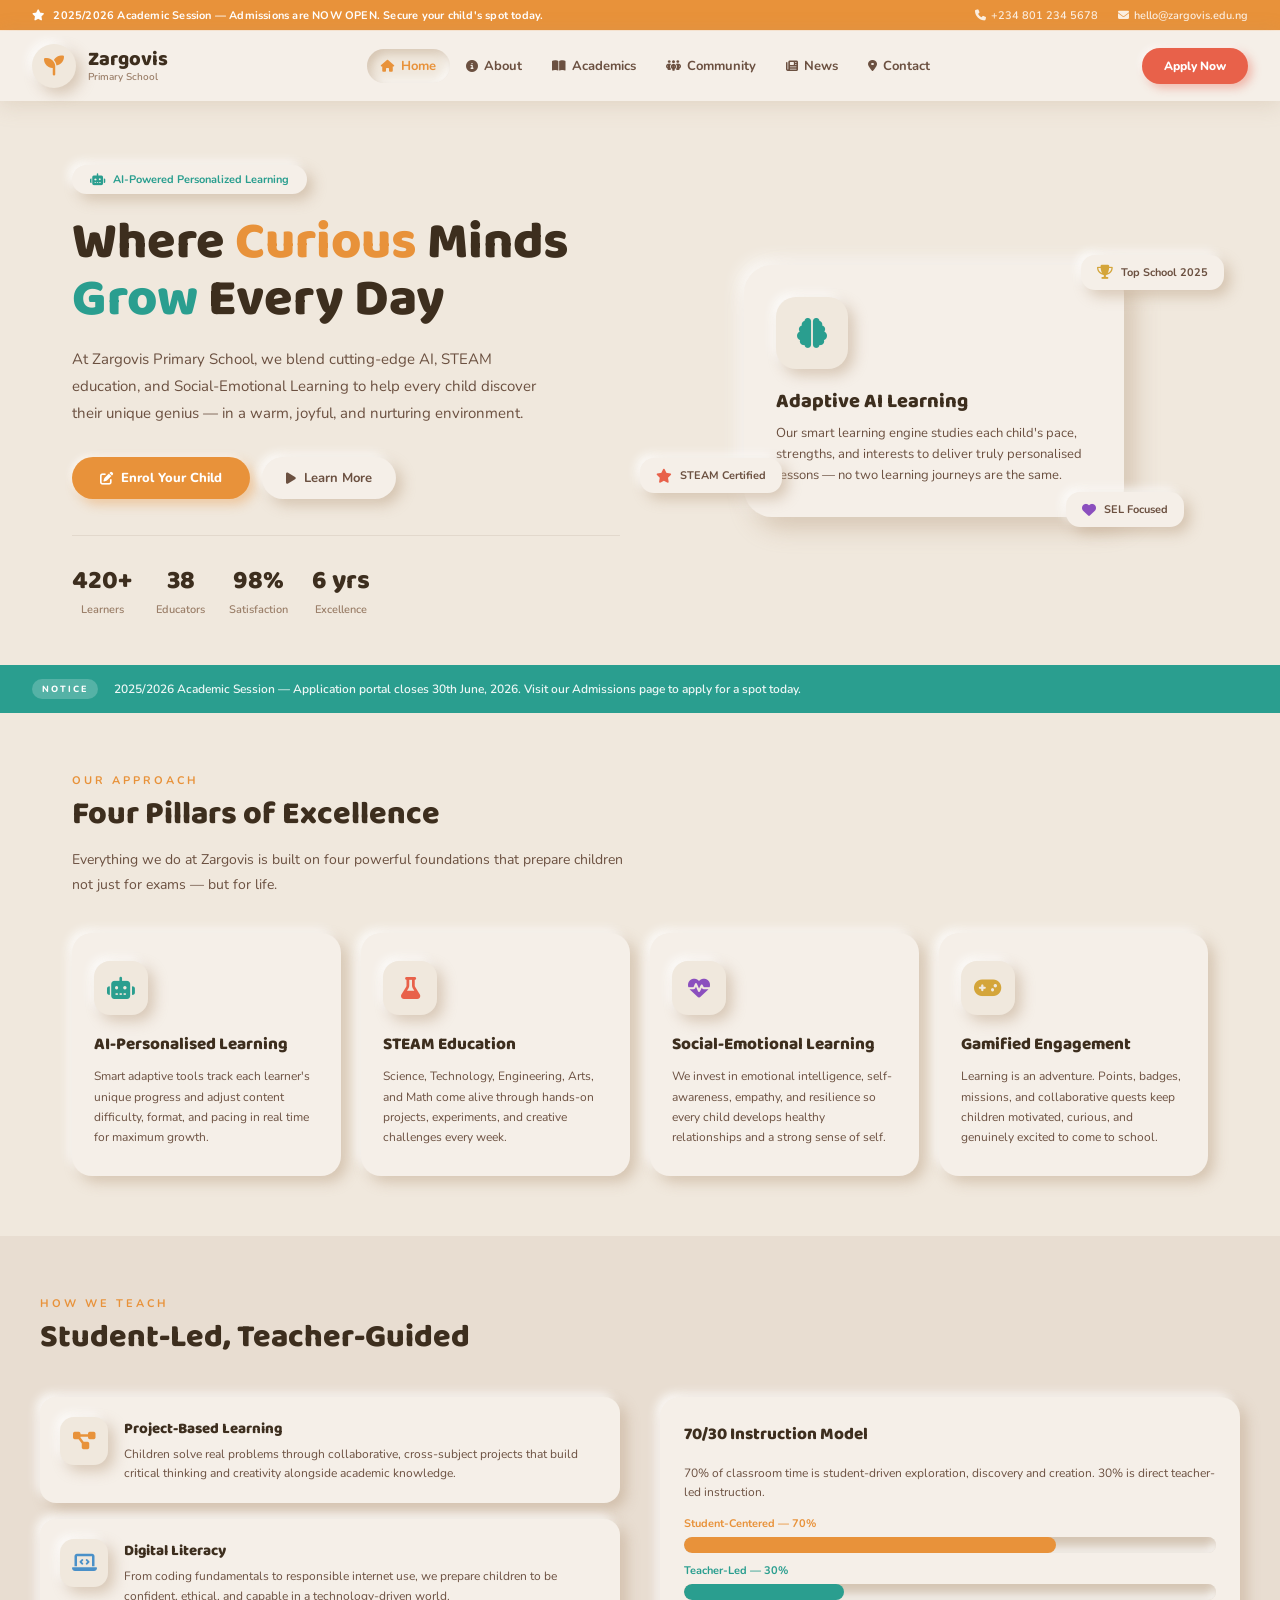
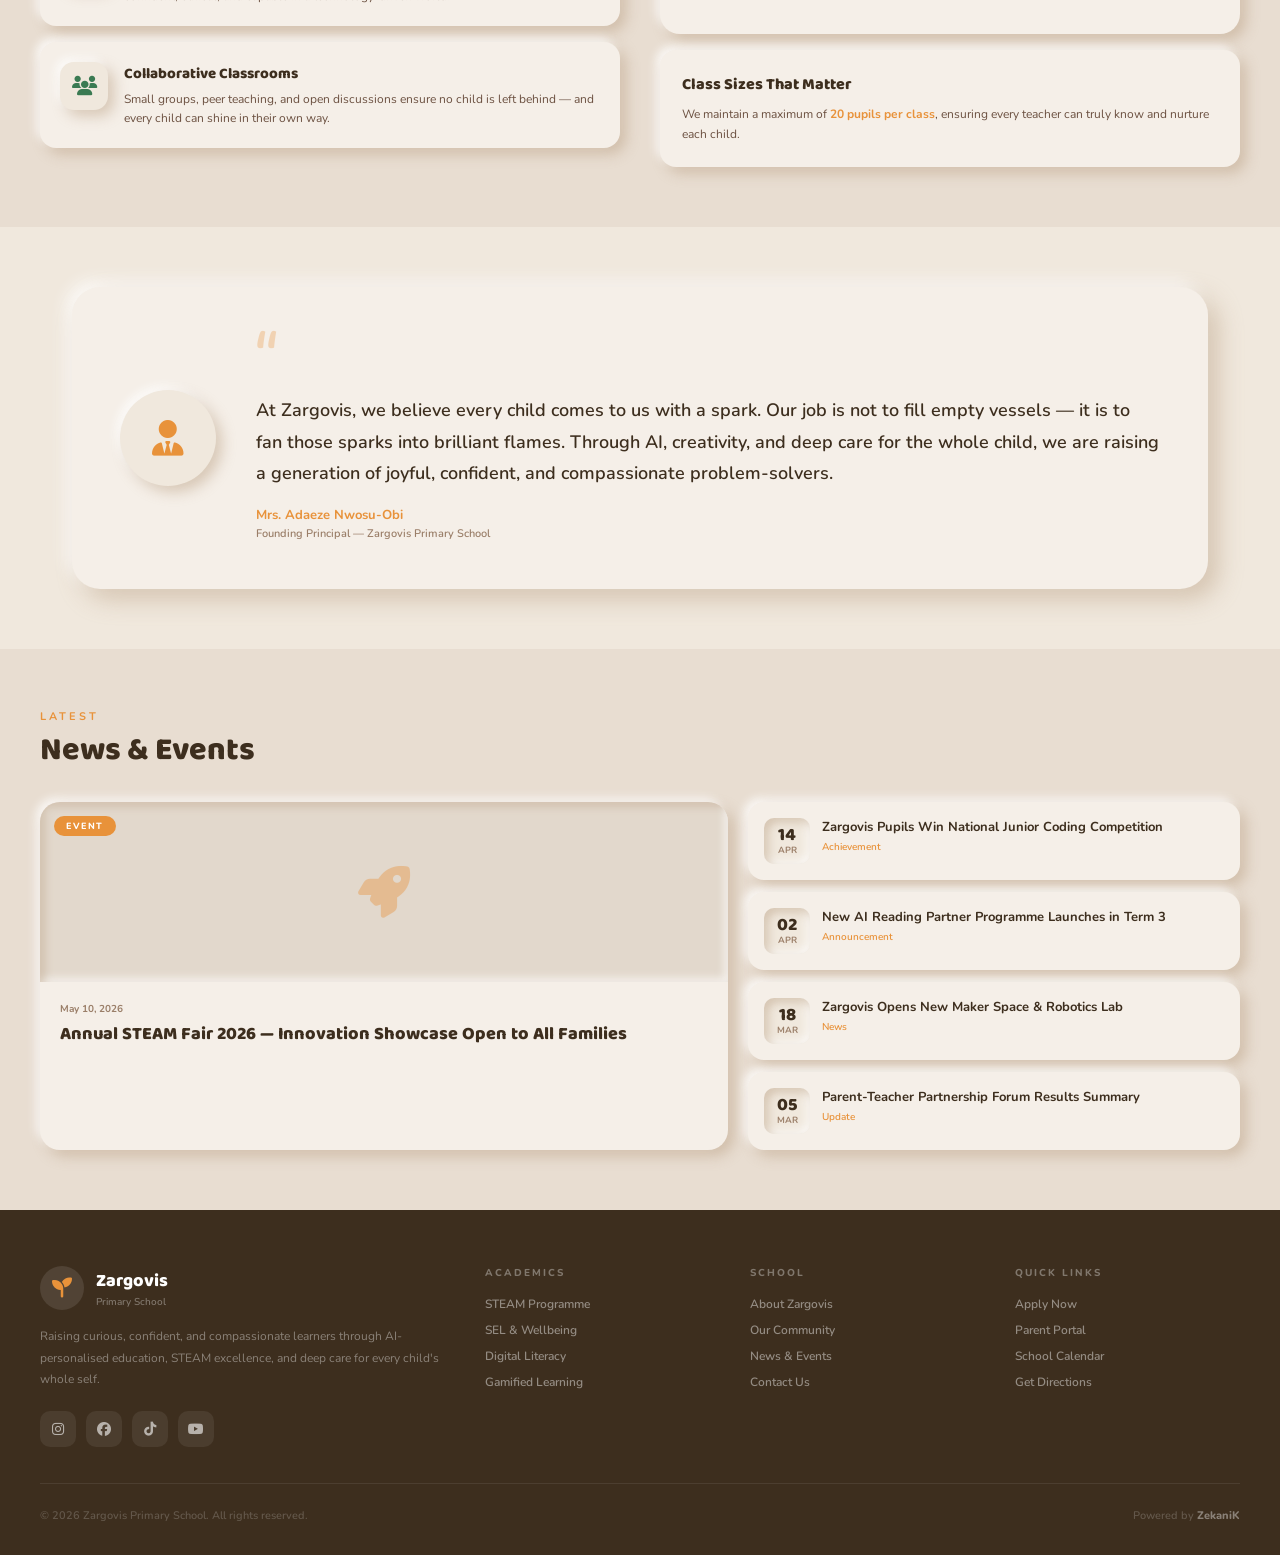
<file: index (6).html>
<!DOCTYPE html>
<html lang="en">
<head>
<meta charset="UTF-8"/>
<meta name="viewport" content="width=device-width, initial-scale=1.0"/>
<title>Zargovis Primary School — Where Every Child Thrives</title>
<link rel="preconnect" href="https://fonts.googleapis.com">
<link href="https://fonts.googleapis.com/css2?family=Nunito:wght@400;500;600;700;800;900&family=Baloo+2:wght@400;500;600;700;800&display=swap" rel="stylesheet">
<link rel="stylesheet" href="https://cdnjs.cloudflare.com/ajax/libs/font-awesome/6.5.0/css/all.min.css">

<style>
:root {
  --bg: #f0e8dd;
  --bg-deep: #e8ddd1;
  --surface: #f5efe8;
  --sunken: #e2d8cc;
  --shadow-light: rgba(255,255,255,0.85);
  --shadow-dark: rgba(180,150,120,0.45);

  --amber: #E8923A;
  --amber-dark: #c9771f;
  --coral: #E8614A;
  --coral-light: #f0836c;
  --teal: #2A9E8F;
  --teal-light: #3db8a8;
  --gold: #D4A53A;
  --gold-light: #e8c060;
  --sky: #4A90C8;
  --sky-light: #6aaee0;
  --plum: #8B4FBE;
  --plum-light: #a86ed4;
  --forest: #3A7A52;
  --forest-light: #52a870;

  --text: #3D2E1E;
  --text-med: #6B5040;
  --text-light: #9A7E68;

  --neu-radius: 16px;
  --neu-sm: 10px;
  --neu-lg: 24px;
  --nav-h: 70px;

  /* Neumorphism mixin values */
  --neu-out: 6px 6px 14px var(--shadow-dark), -4px -4px 10px var(--shadow-light);
  --neu-in: inset 4px 4px 10px var(--shadow-dark), inset -3px -3px 8px var(--shadow-light);
  --neu-out-lg: 10px 10px 24px var(--shadow-dark), -6px -6px 16px var(--shadow-light);
  --neu-press: inset 5px 5px 12px var(--shadow-dark), inset -3px -3px 8px var(--shadow-light);
}

*, *::before, *::after { box-sizing: border-box; margin: 0; padding: 0; }

html { scroll-behavior: smooth; }

body {
  font-family: 'Nunito', sans-serif;
  background: var(--bg);
  color: var(--text);
  overflow-x: hidden;
  min-height: 100vh;
}

/* ═══════════════════════════════════
   UTILITY
═══════════════════════════════════ */
.neu-card {
  background: var(--surface);
  border-radius: var(--neu-radius);
  box-shadow: var(--neu-out);
}
.neu-inset {
  background: var(--sunken);
  border-radius: var(--neu-sm);
  box-shadow: var(--neu-in);
}
.eyebrow {
  font-size: 11px;
  font-weight: 700;
  letter-spacing: 3px;
  text-transform: uppercase;
  color: var(--amber);
  margin-bottom: 8px;
}
.section-title {
  font-family: 'Baloo 2', cursive;
  font-size: 32px;
  font-weight: 800;
  color: var(--text);
  line-height: 1.2;
  margin-bottom: 12px;
}
.section-sub {
  font-size: 14px;
  color: var(--text-med);
  line-height: 1.8;
  max-width: 560px;
}
.btn-primary {
  display: inline-flex;
  align-items: center;
  gap: 8px;
  background: var(--amber);
  color: #fff;
  border: none;
  border-radius: 50px;
  padding: 12px 28px;
  font-family: 'Nunito', sans-serif;
  font-size: 13px;
  font-weight: 800;
  cursor: pointer;
  box-shadow: 5px 5px 12px rgba(232,146,58,0.4), -2px -2px 6px rgba(255,255,255,0.7);
  transition: all 0.2s;
  text-decoration: none;
}
.btn-primary:hover { background: var(--amber-dark); transform: translateY(-1px); box-shadow: 7px 7px 18px rgba(232,146,58,0.45), -3px -3px 8px rgba(255,255,255,0.7); }
.btn-primary:active { transform: translateY(0); box-shadow: var(--neu-press); }

.btn-ghost {
  display: inline-flex;
  align-items: center;
  gap: 8px;
  background: var(--surface);
  color: var(--text-med);
  border: none;
  border-radius: 50px;
  padding: 11px 24px;
  font-family: 'Nunito', sans-serif;
  font-size: 13px;
  font-weight: 700;
  cursor: pointer;
  box-shadow: var(--neu-out);
  transition: all 0.2s;
  text-decoration: none;
}
.btn-ghost:hover { color: var(--amber); transform: translateY(-1px); }
.btn-ghost:active { box-shadow: var(--neu-press); transform: translateY(0); }

/* ═══════════════════════════════════
   TOP BAR
═══════════════════════════════════ */
.top-bar {
  background: var(--amber);
  padding: 8px 32px;
  display: flex;
  align-items: center;
  justify-content: space-between;
  gap: 16px;
}
.top-bar-text {
  font-size: 11px;
  font-weight: 700;
  color: #fff;
  letter-spacing: 0.2px;
}
.top-bar-links {
  display: flex;
  align-items: center;
  gap: 20px;
}
.top-bar-links a {
  font-size: 11px;
  color: rgba(255,255,255,0.85);
  text-decoration: none;
  font-weight: 600;
  transition: color 0.2s;
  display: flex;
  align-items: center;
  gap: 5px;
}
.top-bar-links a:hover { color: #fff; }

/* ═══════════════════════════════════
   NAV
═══════════════════════════════════ */
.nav {
  background: var(--surface);
  height: var(--nav-h);
  padding: 0 32px;
  display: flex;
  align-items: center;
  justify-content: space-between;
  position: sticky;
  top: 0;
  z-index: 100;
  box-shadow: 0 4px 20px rgba(180,150,120,0.25), 0 -1px 0 rgba(255,255,255,0.8);
}

.nav-logo {
  display: flex;
  align-items: center;
  gap: 12px;
  cursor: pointer;
}
.nav-emblem {
  width: 44px;
  height: 44px;
  border-radius: 50%;
  background: var(--bg);
  box-shadow: var(--neu-out);
  display: flex;
  align-items: center;
  justify-content: center;
  flex-shrink: 0;
}
.nav-emblem i {
  color: var(--amber);
  font-size: 20px;
}
.nav-name {
  font-family: 'Baloo 2', cursive;
  font-size: 20px;
  font-weight: 800;
  color: var(--text);
  line-height: 1;
}
.nav-tagline {
  font-size: 10px;
  font-weight: 600;
  color: var(--text-light);
  margin-top: 1px;
}

.nav-links {
  display: flex;
  align-items: center;
  gap: 2px;
}
.nav-link {
  background: transparent;
  border: none;
  font-family: 'Nunito', sans-serif;
  font-size: 13px;
  font-weight: 700;
  color: var(--text-med);
  padding: 8px 14px;
  border-radius: 50px;
  cursor: pointer;
  transition: all 0.2s;
  display: flex;
  align-items: center;
  gap: 6px;
}
.nav-link:hover {
  background: var(--bg);
  color: var(--amber);
  box-shadow: var(--neu-out);
}
.nav-link.active {
  background: var(--bg);
  color: var(--amber);
  box-shadow: var(--neu-in);
}
.nav-link i { font-size: 12px; }

.nav-right {
  display: flex;
  align-items: center;
  gap: 10px;
}
.nav-enroll {
  background: var(--coral);
  color: #fff;
  border: none;
  border-radius: 50px;
  padding: 10px 22px;
  font-family: 'Nunito', sans-serif;
  font-size: 12px;
  font-weight: 800;
  cursor: pointer;
  box-shadow: 4px 4px 10px rgba(232,97,74,0.4), -2px -2px 6px rgba(255,255,255,0.7);
  transition: all 0.2s;
}
.nav-enroll:hover { background: var(--coral-light); transform: translateY(-1px); }

.nav-hamburger {
  display: none;
  flex-direction: column;
  gap: 5px;
  background: var(--bg);
  border: none;
  border-radius: var(--neu-sm);
  padding: 10px;
  cursor: pointer;
  box-shadow: var(--neu-out);
}
.hb-line { width: 20px; height: 2px; background: var(--text-med); border-radius: 2px; transition: all 0.3s; }
.nav-hamburger.open .hb-line:nth-child(1) { transform: translateY(7px) rotate(45deg); }
.nav-hamburger.open .hb-line:nth-child(2) { opacity: 0; }
.nav-hamburger.open .hb-line:nth-child(3) { transform: translateY(-7px) rotate(-45deg); }

.mobile-drawer {
  display: none;
  position: fixed;
  top: calc(var(--nav-h) + 36px);
  left: 0; right: 0;
  background: var(--surface);
  z-index: 99;
  padding: 16px 24px 24px;
  box-shadow: 0 12px 32px rgba(180,150,120,0.3);
  transform: translateY(-110%);
  transition: transform 0.3s ease;
}
.mobile-drawer.open { transform: translateY(0); }
.drawer-link {
  display: flex;
  align-items: center;
  gap: 10px;
  padding: 14px 16px;
  border-radius: var(--neu-sm);
  font-size: 14px;
  font-weight: 700;
  color: var(--text-med);
  cursor: pointer;
  border: none;
  background: transparent;
  font-family: 'Nunito', sans-serif;
  width: 100%;
  text-align: left;
  transition: all 0.2s;
}
.drawer-link:hover, .drawer-link.active { background: var(--bg); color: var(--amber); box-shadow: var(--neu-in); }
.drawer-link i { font-size: 14px; width: 20px; text-align: center; }

/* ═══════════════════════════════════
   PAGES
═══════════════════════════════════ */
.page { display: none; animation: pageIn 0.4s ease; }
.page.active { display: block; }
@keyframes pageIn { from { opacity: 0; transform: translateY(12px); } to { opacity: 1; transform: translateY(0); } }

/* ═══════════════════════════════════
   HOME PAGE
═══════════════════════════════════ */
.hero {
  padding: 64px 32px 48px;
  display: grid;
  grid-template-columns: 1fr 1fr;
  gap: 40px;
  align-items: center;
  max-width: 1200px;
  margin: 0 auto;
}
.hero-badge {
  display: inline-flex;
  align-items: center;
  gap: 8px;
  background: var(--surface);
  border-radius: 50px;
  padding: 7px 18px;
  font-size: 11px;
  font-weight: 700;
  color: var(--teal);
  box-shadow: var(--neu-out);
  margin-bottom: 20px;
}
.hero-badge i { font-size: 12px; }

.hero-title {
  font-family: 'Baloo 2', cursive;
  font-size: 52px;
  font-weight: 900;
  color: var(--text);
  line-height: 1.1;
  margin-bottom: 18px;
}
.hero-title .accent { color: var(--amber); }
.hero-title .accent2 { color: var(--teal); }

.hero-sub {
  font-size: 15px;
  color: var(--text-med);
  line-height: 1.8;
  margin-bottom: 30px;
  max-width: 480px;
}
.hero-actions {
  display: flex;
  gap: 12px;
  flex-wrap: wrap;
}
.hero-stats {
  display: flex;
  gap: 24px;
  margin-top: 36px;
  padding-top: 24px;
  border-top: 1px solid var(--sunken);
}
.hstat {
  text-align: center;
}
.hstat-n {
  font-family: 'Baloo 2', cursive;
  font-size: 26px;
  font-weight: 800;
  color: var(--text);
}
.hstat-l {
  font-size: 11px;
  color: var(--text-light);
  font-weight: 600;
}

.hero-visual {
  position: relative;
  display: flex;
  align-items: center;
  justify-content: center;
}
.hero-main-card {
  background: var(--surface);
  border-radius: 28px;
  box-shadow: var(--neu-out-lg);
  padding: 32px;
  width: 100%;
  max-width: 380px;
  position: relative;
}
.hero-card-icon {
  width: 72px;
  height: 72px;
  border-radius: 20px;
  background: var(--bg);
  box-shadow: var(--neu-out);
  display: flex;
  align-items: center;
  justify-content: center;
  font-size: 30px;
  margin-bottom: 16px;
}
.hero-card-title {
  font-family: 'Baloo 2', cursive;
  font-size: 20px;
  font-weight: 800;
  color: var(--text);
  margin-bottom: 6px;
}
.hero-card-sub { font-size: 13px; color: var(--text-med); line-height: 1.6; }

.float-chip {
  position: absolute;
  background: var(--surface);
  border-radius: 14px;
  box-shadow: var(--neu-out);
  padding: 10px 16px;
  display: flex;
  align-items: center;
  gap: 8px;
  font-size: 11px;
  font-weight: 700;
  color: var(--text-med);
  animation: floatBob 3s ease-in-out infinite;
}
.float-chip i { font-size: 14px; }
.float-chip:nth-child(2) { top: -12px; right: -20px; animation-delay: 0.5s; }
.float-chip:nth-child(3) { bottom: 20px; left: -24px; animation-delay: 1.2s; }
.float-chip:nth-child(4) { bottom: -12px; right: 20px; animation-delay: 0.8s; }
@keyframes floatBob { 0%,100%{transform:translateY(0);} 50%{transform:translateY(-6px);} }

/* PILLARS */
.pillars-section {
  padding: 60px 32px;
  max-width: 1200px;
  margin: 0 auto;
}
.pillars-grid {
  display: grid;
  grid-template-columns: repeat(4, 1fr);
  gap: 20px;
  margin-top: 36px;
}
.pillar-card {
  background: var(--surface);
  border-radius: 20px;
  box-shadow: var(--neu-out);
  padding: 28px 22px;
  transition: all 0.3s;
  cursor: default;
}
.pillar-card:hover {
  transform: translateY(-4px);
  box-shadow: var(--neu-out-lg);
}
.pillar-icon {
  width: 54px;
  height: 54px;
  border-radius: 16px;
  background: var(--bg);
  box-shadow: var(--neu-out);
  display: flex;
  align-items: center;
  justify-content: center;
  font-size: 22px;
  margin-bottom: 16px;
}
.pillar-title {
  font-family: 'Baloo 2', cursive;
  font-size: 17px;
  font-weight: 800;
  color: var(--text);
  margin-bottom: 8px;
}
.pillar-desc { font-size: 12px; color: var(--text-med); line-height: 1.7; }

/* ANNOUNCEMENT BAND */
.ann-band {
  background: var(--teal);
  padding: 14px 32px;
  display: flex;
  align-items: center;
  gap: 16px;
  overflow: hidden;
}
.ann-label {
  font-size: 9px;
  font-weight: 800;
  background: rgba(255,255,255,0.2);
  color: #fff;
  padding: 4px 10px;
  border-radius: 50px;
  letter-spacing: 2px;
  text-transform: uppercase;
  flex-shrink: 0;
}
.ann-text {
  font-size: 12px;
  font-weight: 600;
  color: rgba(255,255,255,0.92);
  white-space: nowrap;
  overflow: hidden;
  text-overflow: ellipsis;
}

/* LEARNING APPROACH */
.approach-section {
  padding: 60px 32px;
  background: var(--bg-deep);
}
.approach-inner {
  max-width: 1200px;
  margin: 0 auto;
}
.approach-grid {
  display: grid;
  grid-template-columns: 1fr 1fr;
  gap: 40px;
  margin-top: 40px;
  align-items: start;
}
.approach-items {
  display: flex;
  flex-direction: column;
  gap: 16px;
}
.approach-item {
  background: var(--surface);
  border-radius: var(--neu-radius);
  box-shadow: var(--neu-out);
  padding: 20px;
  display: flex;
  gap: 16px;
  align-items: flex-start;
  transition: all 0.25s;
}
.approach-item:hover { transform: translateX(4px); }
.ai-icon-wrap {
  width: 48px;
  height: 48px;
  border-radius: 14px;
  background: var(--bg);
  box-shadow: var(--neu-out);
  display: flex;
  align-items: center;
  justify-content: center;
  font-size: 20px;
  flex-shrink: 0;
}
.ai-title {
  font-family: 'Baloo 2', cursive;
  font-size: 15px;
  font-weight: 800;
  color: var(--text);
  margin-bottom: 4px;
}
.ai-desc { font-size: 12px; color: var(--text-med); line-height: 1.6; }

.approach-visual-stack {
  display: flex;
  flex-direction: column;
  gap: 16px;
}
.ratio-card {
  background: var(--surface);
  border-radius: 20px;
  box-shadow: var(--neu-out);
  padding: 24px;
}
.ratio-title {
  font-family: 'Baloo 2', cursive;
  font-size: 17px;
  font-weight: 800;
  color: var(--text);
  margin-bottom: 16px;
}
.ratio-bar-wrap {
  background: var(--sunken);
  border-radius: 50px;
  box-shadow: var(--neu-in);
  height: 16px;
  overflow: hidden;
  margin-bottom: 10px;
}
.ratio-bar-fill {
  height: 100%;
  border-radius: 50px;
  background: var(--amber);
  transition: width 1.5s ease;
}
.ratio-labels {
  display: flex;
  justify-content: space-between;
  font-size: 11px;
  font-weight: 700;
}

/* PRINCIPAL QUOTE */
.principal-section {
  padding: 60px 32px;
  max-width: 1200px;
  margin: 0 auto;
}
.principal-card {
  background: var(--surface);
  border-radius: 28px;
  box-shadow: var(--neu-out-lg);
  padding: 48px;
  display: flex;
  gap: 40px;
  align-items: center;
}
.principal-avatar {
  width: 96px;
  height: 96px;
  border-radius: 50%;
  background: var(--bg);
  box-shadow: var(--neu-out);
  display: flex;
  align-items: center;
  justify-content: center;
  font-size: 36px;
  flex-shrink: 0;
}
.quote-mark {
  font-family: 'Baloo 2', cursive;
  font-size: 80px;
  color: var(--amber);
  opacity: 0.3;
  line-height: 0.6;
  margin-bottom: 12px;
}
.quote-text {
  font-size: 18px;
  color: var(--text);
  line-height: 1.75;
  font-weight: 600;
  margin-bottom: 16px;
}
.quote-attr { font-size: 13px; font-weight: 700; color: var(--amber); }
.quote-role { font-size: 11px; color: var(--text-light); font-weight: 600; margin-top: 2px; }

/* NEWS SECTION */
.news-section {
  padding: 60px 32px;
  background: var(--bg-deep);
}
.news-inner {
  max-width: 1200px;
  margin: 0 auto;
}
.news-grid {
  display: grid;
  grid-template-columns: 1.4fr 1fr;
  gap: 20px;
  margin-top: 32px;
}
.news-feature {
  background: var(--surface);
  border-radius: 20px;
  box-shadow: var(--neu-out);
  overflow: hidden;
  cursor: pointer;
  transition: all 0.25s;
}
.news-feature:hover { transform: translateY(-3px); box-shadow: var(--neu-out-lg); }
.news-feature-img {
  height: 180px;
  background: var(--sunken);
  box-shadow: var(--neu-in);
  display: flex;
  align-items: center;
  justify-content: center;
  position: relative;
  overflow: hidden;
}
.news-cat-badge {
  position: absolute;
  top: 14px;
  left: 14px;
  background: var(--amber);
  color: #fff;
  font-size: 9px;
  font-weight: 800;
  letter-spacing: 1.5px;
  text-transform: uppercase;
  padding: 4px 12px;
  border-radius: 50px;
}
.news-feature-body { padding: 20px; }
.news-date { font-size: 10px; font-weight: 700; color: var(--text-light); margin-bottom: 6px; }
.news-title { font-family: 'Baloo 2', cursive; font-size: 18px; font-weight: 800; color: var(--text); line-height: 1.35; }

.news-list { display: flex; flex-direction: column; gap: 12px; }
.news-item {
  background: var(--surface);
  border-radius: var(--neu-radius);
  box-shadow: var(--neu-out);
  padding: 16px;
  display: flex;
  gap: 12px;
  align-items: flex-start;
  cursor: pointer;
  transition: all 0.2s;
}
.news-item:hover { transform: translateX(3px); }
.news-date-pill {
  background: var(--bg);
  box-shadow: var(--neu-in);
  border-radius: 10px;
  padding: 8px 10px;
  text-align: center;
  flex-shrink: 0;
  min-width: 46px;
}
.news-day { font-family: 'Baloo 2', cursive; font-size: 18px; font-weight: 800; color: var(--text); line-height: 1; }
.news-mon { font-size: 9px; font-weight: 700; color: var(--text-light); text-transform: uppercase; }
.news-item-title { font-size: 13px; font-weight: 700; color: var(--text); line-height: 1.45; }
.news-item-cat { font-size: 10px; font-weight: 600; color: var(--amber); margin-top: 3px; }

/* ═══════════════════════════════════
   ABOUT PAGE
═══════════════════════════════════ */
.page-hero {
  padding: 64px 32px 48px;
  max-width: 1200px;
  margin: 0 auto;
}
.page-hero-card {
  background: var(--surface);
  border-radius: 28px;
  box-shadow: var(--neu-out-lg);
  padding: 56px;
  display: grid;
  grid-template-columns: 1fr 1fr;
  gap: 48px;
  align-items: center;
}
.about-icon-hero {
  width: 90px;
  height: 90px;
  border-radius: 28px;
  background: var(--bg);
  box-shadow: var(--neu-out);
  display: flex;
  align-items: center;
  justify-content: center;
  font-size: 40px;
  margin-bottom: 20px;
}
.about-title {
  font-family: 'Baloo 2', cursive;
  font-size: 42px;
  font-weight: 900;
  color: var(--text);
  line-height: 1.15;
  margin-bottom: 16px;
}
.about-title span { color: var(--amber); }
.about-body { font-size: 14px; color: var(--text-med); line-height: 1.85; }

.values-section {
  padding: 48px 32px;
  background: var(--bg-deep);
}
.values-inner { max-width: 1200px; margin: 0 auto; }
.values-grid {
  display: grid;
  grid-template-columns: repeat(3, 1fr);
  gap: 20px;
  margin-top: 32px;
}
.value-card {
  background: var(--surface);
  border-radius: 20px;
  box-shadow: var(--neu-out);
  padding: 28px;
  transition: all 0.25s;
}
.value-card:hover { transform: translateY(-3px); box-shadow: var(--neu-out-lg); }
.value-icon {
  width: 52px;
  height: 52px;
  border-radius: 16px;
  background: var(--bg);
  box-shadow: var(--neu-out);
  display: flex;
  align-items: center;
  justify-content: center;
  font-size: 22px;
  margin-bottom: 14px;
}
.value-title {
  font-family: 'Baloo 2', cursive;
  font-size: 17px;
  font-weight: 800;
  color: var(--text);
  margin-bottom: 8px;
}
.value-desc { font-size: 12px; color: var(--text-med); line-height: 1.7; }

.team-section {
  padding: 60px 32px;
  max-width: 1200px;
  margin: 0 auto;
}
.team-grid {
  display: grid;
  grid-template-columns: repeat(4, 1fr);
  gap: 20px;
  margin-top: 32px;
}
.team-card {
  background: var(--surface);
  border-radius: 20px;
  box-shadow: var(--neu-out);
  padding: 24px;
  text-align: center;
  transition: all 0.25s;
}
.team-card:hover { transform: translateY(-3px); box-shadow: var(--neu-out-lg); }
.team-avatar {
  width: 72px;
  height: 72px;
  border-radius: 50%;
  background: var(--bg);
  box-shadow: var(--neu-out);
  margin: 0 auto 14px;
  display: flex;
  align-items: center;
  justify-content: center;
  font-size: 28px;
}
.team-name {
  font-family: 'Baloo 2', cursive;
  font-size: 15px;
  font-weight: 800;
  color: var(--text);
  margin-bottom: 3px;
}
.team-role { font-size: 11px; color: var(--amber); font-weight: 700; }

/* ═══════════════════════════════════
   ACADEMICS PAGE
═══════════════════════════════════ */
.acad-hero-section {
  padding: 60px 32px 48px;
  max-width: 1200px;
  margin: 0 auto;
}
.acad-hero-grid {
  display: grid;
  grid-template-columns: 1fr 1fr;
  gap: 40px;
  align-items: center;
}
.acad-feature-cards {
  display: grid;
  grid-template-columns: 1fr 1fr;
  gap: 16px;
}
.acad-mini-card {
  background: var(--surface);
  border-radius: var(--neu-radius);
  box-shadow: var(--neu-out);
  padding: 20px;
  transition: all 0.25s;
}
.acad-mini-card:hover { transform: translateY(-2px); box-shadow: var(--neu-out-lg); }
.acad-mini-icon {
  width: 44px;
  height: 44px;
  border-radius: 12px;
  background: var(--bg);
  box-shadow: var(--neu-out);
  display: flex;
  align-items: center;
  justify-content: center;
  font-size: 18px;
  margin-bottom: 10px;
}
.acad-mini-title {
  font-family: 'Baloo 2', cursive;
  font-size: 14px;
  font-weight: 800;
  color: var(--text);
  margin-bottom: 4px;
}
.acad-mini-sub { font-size: 11px; color: var(--text-med); line-height: 1.6; }

.steam-section {
  padding: 60px 32px;
  background: var(--bg-deep);
}
.steam-inner { max-width: 1200px; margin: 0 auto; }
.steam-grid {
  display: grid;
  grid-template-columns: repeat(5, 1fr);
  gap: 16px;
  margin-top: 32px;
}
.steam-card {
  background: var(--surface);
  border-radius: 20px;
  box-shadow: var(--neu-out);
  padding: 24px 18px;
  text-align: center;
  transition: all 0.25s;
}
.steam-card:hover { transform: translateY(-4px); box-shadow: var(--neu-out-lg); }
.steam-letter {
  font-family: 'Baloo 2', cursive;
  font-size: 40px;
  font-weight: 900;
  margin-bottom: 4px;
}
.steam-card-title {
  font-size: 12px;
  font-weight: 800;
  color: var(--text-med);
  margin-bottom: 8px;
}
.steam-icon-bg {
  width: 48px;
  height: 48px;
  border-radius: 14px;
  background: var(--bg);
  box-shadow: var(--neu-out);
  margin: 10px auto;
  display: flex;
  align-items: center;
  justify-content: center;
  font-size: 20px;
}
.steam-desc { font-size: 11px; color: var(--text-med); line-height: 1.6; }

.sel-section {
  padding: 60px 32px;
  max-width: 1200px;
  margin: 0 auto;
}
.sel-grid {
  display: grid;
  grid-template-columns: 1fr 1fr;
  gap: 32px;
  margin-top: 36px;
  align-items: start;
}
.sel-items { display: flex; flex-direction: column; gap: 14px; }
.sel-item {
  background: var(--surface);
  border-radius: var(--neu-radius);
  box-shadow: var(--neu-out);
  padding: 18px 20px;
  display: flex;
  gap: 14px;
  align-items: center;
}
.sel-dot {
  width: 10px;
  height: 10px;
  border-radius: 50%;
  background: var(--amber);
  box-shadow: 0 0 0 4px rgba(232,146,58,0.15);
  flex-shrink: 0;
}
.sel-item-text { font-size: 13px; font-weight: 700; color: var(--text-med); }

.gamification-card {
  background: var(--surface);
  border-radius: 20px;
  box-shadow: var(--neu-out);
  padding: 28px;
}
.gamif-title {
  font-family: 'Baloo 2', cursive;
  font-size: 19px;
  font-weight: 800;
  color: var(--text);
  margin-bottom: 6px;
}
.gamif-sub { font-size: 12px; color: var(--text-med); margin-bottom: 20px; line-height: 1.6; }
.badge-row { display: flex; gap: 10px; flex-wrap: wrap; }
.badge-pill {
  background: var(--bg);
  box-shadow: var(--neu-out);
  border-radius: 50px;
  padding: 8px 16px;
  font-size: 12px;
  font-weight: 700;
  display: flex;
  align-items: center;
  gap: 6px;
}
.badge-pill i { font-size: 13px; }

/* ═══════════════════════════════════
   COMMUNITY PAGE
═══════════════════════════════════ */
.community-section {
  padding: 60px 32px;
  max-width: 1200px;
  margin: 0 auto;
}
.clubs-grid {
  display: grid;
  grid-template-columns: repeat(3, 1fr);
  gap: 20px;
  margin-top: 32px;
}
.club-card {
  background: var(--surface);
  border-radius: 20px;
  box-shadow: var(--neu-out);
  padding: 28px;
  transition: all 0.25s;
}
.club-card:hover { transform: translateY(-3px); box-shadow: var(--neu-out-lg); }
.club-icon-wrap {
  width: 60px;
  height: 60px;
  border-radius: 18px;
  background: var(--bg);
  box-shadow: var(--neu-out);
  display: flex;
  align-items: center;
  justify-content: center;
  font-size: 26px;
  margin-bottom: 14px;
}
.club-title {
  font-family: 'Baloo 2', cursive;
  font-size: 17px;
  font-weight: 800;
  color: var(--text);
  margin-bottom: 6px;
}
.club-desc { font-size: 12px; color: var(--text-med); line-height: 1.7; margin-bottom: 14px; }
.club-members { font-size: 11px; font-weight: 700; color: var(--teal); display: flex; align-items: center; gap: 5px; }

.social-block-section {
  padding: 48px 32px;
  background: var(--bg-deep);
}
.social-inner { max-width: 1200px; margin: 0 auto; }
.social-grid { display: grid; grid-template-columns: repeat(4, 1fr); gap: 16px; margin-top: 28px; }
.social-card {
  background: var(--surface);
  border-radius: var(--neu-radius);
  box-shadow: var(--neu-out);
  padding: 20px;
  text-align: center;
  cursor: pointer;
  transition: all 0.25s;
  text-decoration: none;
}
.social-card:hover { transform: translateY(-3px); box-shadow: var(--neu-out-lg); }
.social-icon-wrap {
  width: 52px;
  height: 52px;
  border-radius: 16px;
  background: var(--bg);
  box-shadow: var(--neu-out);
  margin: 0 auto 10px;
  display: flex;
  align-items: center;
  justify-content: center;
  font-size: 22px;
}
.social-name { font-size: 13px; font-weight: 800; color: var(--text); }
.social-handle { font-size: 11px; color: var(--text-light); font-weight: 600; margin-top: 2px; }

/* ═══════════════════════════════════
   NEWS PAGE
═══════════════════════════════════ */
.news-page-section {
  padding: 60px 32px;
  max-width: 1200px;
  margin: 0 auto;
}
.news-full-grid {
  display: grid;
  grid-template-columns: repeat(3, 1fr);
  gap: 20px;
  margin-top: 32px;
}
.news-card {
  background: var(--surface);
  border-radius: 20px;
  box-shadow: var(--neu-out);
  overflow: hidden;
  cursor: pointer;
  transition: all 0.25s;
}
.news-card:hover { transform: translateY(-3px); box-shadow: var(--neu-out-lg); }
.news-card-img {
  height: 140px;
  background: var(--sunken);
  box-shadow: var(--neu-in);
  display: flex;
  align-items: center;
  justify-content: center;
  font-size: 40px;
  position: relative;
}
.news-card-body { padding: 18px; }
.nc-cat { font-size: 9px; font-weight: 800; letter-spacing: 1.5px; text-transform: uppercase; color: var(--amber); margin-bottom: 5px; }
.nc-title { font-family: 'Baloo 2', cursive; font-size: 16px; font-weight: 800; color: var(--text); line-height: 1.35; margin-bottom: 6px; }
.nc-date { font-size: 10px; color: var(--text-light); font-weight: 600; }

.events-section {
  padding: 48px 32px;
  background: var(--bg-deep);
}
.events-inner { max-width: 1200px; margin: 0 auto; }
.events-list { display: flex; flex-direction: column; gap: 14px; margin-top: 28px; }
.event-item {
  background: var(--surface);
  border-radius: var(--neu-radius);
  box-shadow: var(--neu-out);
  padding: 20px 24px;
  display: flex;
  gap: 20px;
  align-items: center;
  cursor: pointer;
  transition: all 0.2s;
}
.event-item:hover { transform: translateX(4px); }
.event-date-box {
  background: var(--bg);
  box-shadow: var(--neu-in);
  border-radius: 14px;
  padding: 12px 16px;
  text-align: center;
  flex-shrink: 0;
  min-width: 60px;
}
.event-day { font-family: 'Baloo 2', cursive; font-size: 24px; font-weight: 900; color: var(--amber); line-height: 1; }
.event-mon { font-size: 10px; font-weight: 800; color: var(--text-light); text-transform: uppercase; margin-top: 2px; }
.event-title { font-family: 'Baloo 2', cursive; font-size: 17px; font-weight: 800; color: var(--text); margin-bottom: 4px; }
.event-meta { font-size: 12px; color: var(--text-med); font-weight: 600; display: flex; align-items: center; gap: 8px; }
.event-tag {
  background: var(--bg);
  box-shadow: var(--neu-out);
  border-radius: 50px;
  padding: 5px 14px;
  font-size: 10px;
  font-weight: 800;
  color: var(--teal);
  margin-left: auto;
}

/* ═══════════════════════════════════
   CONTACT PAGE
═══════════════════════════════════ */
.contact-section {
  padding: 60px 32px;
  max-width: 1200px;
  margin: 0 auto;
}
.contact-grid {
  display: grid;
  grid-template-columns: 1fr 1.2fr;
  gap: 32px;
  margin-top: 36px;
}
.contact-info { display: flex; flex-direction: column; gap: 16px; }
.contact-info-card {
  background: var(--surface);
  border-radius: var(--neu-radius);
  box-shadow: var(--neu-out);
  padding: 20px;
  display: flex;
  gap: 14px;
  align-items: flex-start;
}
.ci-icon {
  width: 46px;
  height: 46px;
  border-radius: 14px;
  background: var(--bg);
  box-shadow: var(--neu-out);
  display: flex;
  align-items: center;
  justify-content: center;
  font-size: 18px;
  flex-shrink: 0;
}
.ci-label { font-size: 10px; font-weight: 700; color: var(--text-light); letter-spacing: 1px; text-transform: uppercase; margin-bottom: 3px; }
.ci-value { font-size: 13px; font-weight: 700; color: var(--text); }

.contact-form-card {
  background: var(--surface);
  border-radius: 24px;
  box-shadow: var(--neu-out-lg);
  padding: 36px;
}
.form-title {
  font-family: 'Baloo 2', cursive;
  font-size: 22px;
  font-weight: 800;
  color: var(--text);
  margin-bottom: 6px;
}
.form-sub { font-size: 13px; color: var(--text-med); margin-bottom: 24px; }
.form-row { display: grid; grid-template-columns: 1fr 1fr; gap: 16px; }
.form-group { margin-bottom: 16px; }
.form-group.full { grid-column: 1 / -1; }
.form-label { font-size: 11px; font-weight: 800; color: var(--text-med); letter-spacing: 0.5px; text-transform: uppercase; margin-bottom: 7px; display: block; }
.form-input, .form-textarea {
  width: 100%;
  background: var(--bg);
  border: none;
  border-radius: var(--neu-sm);
  box-shadow: var(--neu-in);
  padding: 12px 16px;
  font-family: 'Nunito', sans-serif;
  font-size: 13px;
  font-weight: 600;
  color: var(--text);
  outline: none;
  transition: box-shadow 0.2s;
}
.form-input:focus, .form-textarea:focus {
  box-shadow: inset 5px 5px 12px rgba(180,150,120,0.5), inset -3px -3px 8px rgba(255,255,255,0.9), 0 0 0 2px rgba(232,146,58,0.3);
}
.form-input::placeholder, .form-textarea::placeholder { color: var(--text-light); }
.form-textarea { resize: vertical; min-height: 100px; }

/* ═══════════════════════════════════
   ADMISSIONS PAGE
═══════════════════════════════════ */
.admissions-section {
  padding: 60px 32px;
  max-width: 1200px;
  margin: 0 auto;
}
.steps-grid {
  display: grid;
  grid-template-columns: repeat(4, 1fr);
  gap: 20px;
  margin-top: 36px;
  position: relative;
}
.step-card {
  background: var(--surface);
  border-radius: 20px;
  box-shadow: var(--neu-out);
  padding: 24px 20px;
  text-align: center;
  position: relative;
  transition: all 0.25s;
}
.step-card:hover { transform: translateY(-3px); box-shadow: var(--neu-out-lg); }
.step-num {
  width: 48px;
  height: 48px;
  border-radius: 50%;
  background: var(--bg);
  box-shadow: var(--neu-out);
  display: flex;
  align-items: center;
  justify-content: center;
  font-family: 'Baloo 2', cursive;
  font-size: 20px;
  font-weight: 900;
  color: var(--amber);
  margin: 0 auto 14px;
}
.step-title {
  font-family: 'Baloo 2', cursive;
  font-size: 16px;
  font-weight: 800;
  color: var(--text);
  margin-bottom: 8px;
}
.step-desc { font-size: 12px; color: var(--text-med); line-height: 1.65; }

.fees-section {
  padding: 48px 32px;
  background: var(--bg-deep);
}
.fees-inner { max-width: 1200px; margin: 0 auto; }
.fees-grid {
  display: grid;
  grid-template-columns: repeat(3, 1fr);
  gap: 20px;
  margin-top: 28px;
}
.fee-card {
  background: var(--surface);
  border-radius: 20px;
  box-shadow: var(--neu-out);
  padding: 28px;
  transition: all 0.25s;
}
.fee-card:hover { transform: translateY(-3px); box-shadow: var(--neu-out-lg); }
.fee-tier { font-size: 10px; font-weight: 800; letter-spacing: 2px; text-transform: uppercase; color: var(--amber); margin-bottom: 6px; }
.fee-level { font-family: 'Baloo 2', cursive; font-size: 20px; font-weight: 800; color: var(--text); margin-bottom: 4px; }
.fee-amount { font-family: 'Baloo 2', cursive; font-size: 32px; font-weight: 900; color: var(--teal); margin-bottom: 4px; }
.fee-period { font-size: 11px; color: var(--text-light); font-weight: 600; margin-bottom: 16px; }
.fee-items { display: flex; flex-direction: column; gap: 8px; }
.fee-item { font-size: 12px; color: var(--text-med); font-weight: 600; display: flex; align-items: center; gap: 8px; }
.fee-item i { color: var(--teal); font-size: 11px; }

/* ═══════════════════════════════════
   FOOTER
═══════════════════════════════════ */
.footer {
  background: var(--text);
  padding: 56px 32px 32px;
}
.footer-grid {
  max-width: 1200px;
  margin: 0 auto;
  display: grid;
  grid-template-columns: 1.8fr 1fr 1fr 1fr;
  gap: 40px;
  padding-bottom: 36px;
  border-bottom: 1px solid rgba(255,255,255,0.08);
}
.f-logo-wrap { display: flex; align-items: center; gap: 12px; margin-bottom: 16px; }
.f-emblem {
  width: 44px;
  height: 44px;
  border-radius: 50%;
  background: rgba(255,255,255,0.1);
  display: flex;
  align-items: center;
  justify-content: center;
}
.f-emblem i { color: var(--amber); font-size: 20px; }
.f-school-name { font-family: 'Baloo 2', cursive; font-size: 18px; font-weight: 800; color: #fff; }
.f-tagline { font-size: 10px; color: rgba(255,255,255,0.35); font-weight: 600; }
.f-desc { font-size: 12px; color: rgba(255,255,255,0.4); line-height: 1.8; margin-bottom: 20px; }
.f-socials { display: flex; gap: 10px; }
.f-social-btn {
  width: 36px;
  height: 36px;
  border-radius: 10px;
  background: rgba(255,255,255,0.07);
  display: flex;
  align-items: center;
  justify-content: center;
  cursor: pointer;
  transition: all 0.2s;
  text-decoration: none;
}
.f-social-btn:hover { background: var(--amber); }
.f-social-btn i { color: rgba(255,255,255,0.6); font-size: 14px; }
.f-social-btn:hover i { color: #fff; }
.f-col-title { font-size: 10px; font-weight: 800; letter-spacing: 2px; text-transform: uppercase; color: rgba(255,255,255,0.35); margin-bottom: 16px; }
.f-links { display: flex; flex-direction: column; gap: 10px; }
.f-links button {
  background: transparent;
  border: none;
  font-family: 'Nunito', sans-serif;
  font-size: 12px;
  font-weight: 600;
  color: rgba(255,255,255,0.45);
  cursor: pointer;
  text-align: left;
  padding: 0;
  transition: color 0.2s;
}
.f-links button:hover { color: var(--amber); }
.f-bottom {
  max-width: 1200px;
  margin: 24px auto 0;
  display: flex;
  justify-content: space-between;
  align-items: center;
}
.f-copy { font-size: 11px; color: rgba(255,255,255,0.2); font-weight: 600; }
.f-powered { font-size: 11px; color: rgba(255,255,255,0.2); font-weight: 600; }
.f-powered span { color: rgba(255,255,255,0.4); font-weight: 800; }

/* ═══════════════════════════════════
   RESPONSIVE
═══════════════════════════════════ */
@media (max-width: 1024px) {
  .pillars-grid { grid-template-columns: repeat(2, 1fr); }
  .steam-grid { grid-template-columns: repeat(3, 1fr); }
  .team-grid { grid-template-columns: repeat(2, 1fr); }
  .footer-grid { grid-template-columns: 1fr 1fr; }
}

@media (max-width: 768px) {
  .nav-links, .nav-right { display: none; }
  .nav-hamburger { display: flex; }
  .mobile-drawer { display: block; }
  .top-bar-links { display: none; }
  .hero { grid-template-columns: 1fr; padding: 40px 20px 32px; }
  .hero-visual { display: none; }
  .hero-title { font-size: 36px; }
  .pillars-grid { grid-template-columns: 1fr; }
  .approach-grid, .news-grid, .page-hero-card, .contact-grid, .acad-hero-grid, .sel-grid { grid-template-columns: 1fr; }
  .steam-grid, .team-grid, .clubs-grid, .fees-grid, .steps-grid { grid-template-columns: 1fr 1fr; }
  .news-full-grid, .social-grid { grid-template-columns: 1fr 1fr; }
  .footer-grid { grid-template-columns: 1fr; }
  .form-row { grid-template-columns: 1fr; }
  .values-grid { grid-template-columns: 1fr; }
  .principal-card { flex-direction: column; padding: 32px 24px; }
  .page-hero-card { padding: 32px 24px; }
  .about-title { font-size: 32px; }
  .nav { padding: 0 20px; }
}

@media (max-width: 480px) {
  .steam-grid, .team-grid, .clubs-grid, .fees-grid, .steps-grid, .news-full-grid, .social-grid { grid-template-columns: 1fr; }
  .hero-stats { flex-direction: column; gap: 12px; }
  .section-title { font-size: 26px; }
}
</style>
</head>
<body>

<!-- TOP BAR -->
<div class="top-bar">
  <div class="top-bar-text">
    <i class="fa-solid fa-star" style="margin-right:6px;"></i>
    2025/2026 Academic Session — Admissions are NOW OPEN. Secure your child's spot today.
  </div>
  <div class="top-bar-links">
    <a href="#"><i class="fa-solid fa-phone"></i> +234 801 234 5678</a>
    <a href="#"><i class="fa-solid fa-envelope"></i> hello@zargovis.edu.ng</a>
  </div>
</div>

<!-- NAV -->
<nav class="nav">
  <div class="nav-logo" onclick="showPage('home')">
    <div class="nav-emblem"><i class="fa-solid fa-seedling"></i></div>
    <div>
      <div class="nav-name">Zargovis</div>
      <div class="nav-tagline">Primary School</div>
    </div>
  </div>

  <div class="nav-links">
    <button class="nav-link active" onclick="showPage('home')" id="nav-home">
      <i class="fa-solid fa-house"></i> Home
    </button>
    <button class="nav-link" onclick="showPage('about')" id="nav-about">
      <i class="fa-solid fa-circle-info"></i> About
    </button>
    <button class="nav-link" onclick="showPage('academics')" id="nav-academics">
      <i class="fa-solid fa-book-open"></i> Academics
    </button>
    <button class="nav-link" onclick="showPage('community')" id="nav-community">
      <i class="fa-solid fa-people-group"></i> Community
    </button>
    <button class="nav-link" onclick="showPage('news')" id="nav-news">
      <i class="fa-solid fa-newspaper"></i> News
    </button>
    <button class="nav-link" onclick="showPage('contact')" id="nav-contact">
      <i class="fa-solid fa-location-dot"></i> Contact
    </button>
  </div>

  <div class="nav-right">
    <button class="nav-enroll" onclick="showPage('admissions')">Apply Now</button>
  </div>

  <button class="nav-hamburger" id="hamburger" onclick="toggleDrawer()">
    <div class="hb-line"></div>
    <div class="hb-line"></div>
    <div class="hb-line"></div>
  </button>
</nav>

<!-- MOBILE DRAWER -->
<div class="mobile-drawer" id="mobileDrawer">
  <button class="drawer-link active" onclick="showPage('home');closeDrawer()" id="drawer-home"><i class="fa-solid fa-house"></i> Home</button>
  <button class="drawer-link" onclick="showPage('about');closeDrawer()" id="drawer-about"><i class="fa-solid fa-circle-info"></i> About</button>
  <button class="drawer-link" onclick="showPage('academics');closeDrawer()" id="drawer-academics"><i class="fa-solid fa-book-open"></i> Academics</button>
  <button class="drawer-link" onclick="showPage('community');closeDrawer()" id="drawer-community"><i class="fa-solid fa-people-group"></i> Community</button>
  <button class="drawer-link" onclick="showPage('news');closeDrawer()" id="drawer-news"><i class="fa-solid fa-newspaper"></i> News</button>
  <button class="drawer-link" onclick="showPage('contact');closeDrawer()" id="drawer-contact"><i class="fa-solid fa-location-dot"></i> Contact</button>
  <button class="drawer-link" onclick="showPage('admissions');closeDrawer()" id="drawer-admissions" style="color:var(--amber);"><i class="fa-solid fa-pen-to-square"></i> Apply Now</button>
</div>


<!-- ══════════════════════════════════
     HOME PAGE
══════════════════════════════════ -->
<div class="page active" id="page-home">

  <!-- HERO -->
  <div style="background:var(--bg);">
    <div class="hero">
      <div>
        <div class="hero-badge">
          <i class="fa-solid fa-robot" style="color:var(--teal);"></i>
          AI-Powered Personalized Learning
        </div>
        <h1 class="hero-title">
          Where <span class="accent">Curious</span> Minds<br>
          <span class="accent2">Grow</span> Every Day
        </h1>
        <p class="hero-sub">
          At Zargovis Primary School, we blend cutting-edge AI, STEAM education, and Social-Emotional Learning to help every child discover their unique genius — in a warm, joyful, and nurturing environment.
        </p>
        <div class="hero-actions">
          <button class="btn-primary" onclick="showPage('admissions')">
            <i class="fa-solid fa-pen-to-square"></i> Enrol Your Child
          </button>
          <button class="btn-ghost" onclick="showPage('about')">
            <i class="fa-solid fa-play"></i> Learn More
          </button>
        </div>
        <div class="hero-stats">
          <div class="hstat">
            <div class="hstat-n">420+</div>
            <div class="hstat-l">Learners</div>
          </div>
          <div class="hstat">
            <div class="hstat-n">38</div>
            <div class="hstat-l">Educators</div>
          </div>
          <div class="hstat">
            <div class="hstat-n">98%</div>
            <div class="hstat-l">Satisfaction</div>
          </div>
          <div class="hstat">
            <div class="hstat-n">6 yrs</div>
            <div class="hstat-l">Excellence</div>
          </div>
        </div>
      </div>

      <div class="hero-visual">
        <div class="hero-main-card">
          <div class="hero-card-icon"><i class="fa-solid fa-brain" style="color:var(--teal);"></i></div>
          <div class="hero-card-title">Adaptive AI Learning</div>
          <p class="hero-card-sub">Our smart learning engine studies each child's pace, strengths, and interests to deliver truly personalised lessons — no two learning journeys are the same.</p>
        </div>
        <div class="float-chip" style="top:-10px;right:-16px;">
          <i class="fa-solid fa-trophy" style="color:var(--gold);"></i>
          <span>Top School 2025</span>
        </div>
        <div class="float-chip" style="bottom:24px;left:-20px;">
          <i class="fa-solid fa-star" style="color:var(--coral);"></i>
          <span>STEAM Certified</span>
        </div>
        <div class="float-chip" style="bottom:-10px;right:24px;">
          <i class="fa-solid fa-heart" style="color:var(--plum);"></i>
          <span>SEL Focused</span>
        </div>
      </div>
    </div>
  </div>

  <!-- ANNOUNCEMENT BAND -->
  <div class="ann-band">
    <span class="ann-label">Notice</span>
    <span class="ann-text">2025/2026 Academic Session — Application portal closes 30th June, 2026. Visit our Admissions page to apply for a spot today.</span>
  </div>

  <!-- PILLARS -->
  <div class="pillars-section">
    <div class="eyebrow">Our Approach</div>
    <h2 class="section-title">Four Pillars of Excellence</h2>
    <p class="section-sub">Everything we do at Zargovis is built on four powerful foundations that prepare children not just for exams — but for life.</p>
    <div class="pillars-grid">
      <div class="pillar-card">
        <div class="pillar-icon"><i class="fa-solid fa-robot" style="color:var(--teal);"></i></div>
        <div class="pillar-title">AI-Personalised Learning</div>
        <p class="pillar-desc">Smart adaptive tools track each learner's unique progress and adjust content difficulty, format, and pacing in real time for maximum growth.</p>
      </div>
      <div class="pillar-card">
        <div class="pillar-icon"><i class="fa-solid fa-flask" style="color:var(--coral);"></i></div>
        <div class="pillar-title">STEAM Education</div>
        <p class="pillar-desc">Science, Technology, Engineering, Arts, and Math come alive through hands-on projects, experiments, and creative challenges every week.</p>
      </div>
      <div class="pillar-card">
        <div class="pillar-icon"><i class="fa-solid fa-heart-pulse" style="color:var(--plum);"></i></div>
        <div class="pillar-title">Social-Emotional Learning</div>
        <p class="pillar-desc">We invest in emotional intelligence, self-awareness, empathy, and resilience so every child develops healthy relationships and a strong sense of self.</p>
      </div>
      <div class="pillar-card">
        <div class="pillar-icon"><i class="fa-solid fa-gamepad" style="color:var(--gold);"></i></div>
        <div class="pillar-title">Gamified Engagement</div>
        <p class="pillar-desc">Learning is an adventure. Points, badges, missions, and collaborative quests keep children motivated, curious, and genuinely excited to come to school.</p>
      </div>
    </div>
  </div>

  <!-- LEARNING APPROACH -->
  <div class="approach-section">
    <div class="approach-inner">
      <div class="eyebrow">How We Teach</div>
      <h2 class="section-title">Student-Led, Teacher-Guided</h2>
      <div class="approach-grid">
        <div class="approach-items">
          <div class="approach-item">
            <div class="ai-icon-wrap"><i class="fa-solid fa-diagram-project" style="color:var(--amber);"></i></div>
            <div>
              <div class="ai-title">Project-Based Learning</div>
              <p class="ai-desc">Children solve real problems through collaborative, cross-subject projects that build critical thinking and creativity alongside academic knowledge.</p>
            </div>
          </div>
          <div class="approach-item">
            <div class="ai-icon-wrap"><i class="fa-solid fa-laptop-code" style="color:var(--sky);"></i></div>
            <div>
              <div class="ai-title">Digital Literacy</div>
              <p class="ai-desc">From coding fundamentals to responsible internet use, we prepare children to be confident, ethical, and capable in a technology-driven world.</p>
            </div>
          </div>
          <div class="approach-item">
            <div class="ai-icon-wrap"><i class="fa-solid fa-users" style="color:var(--forest);"></i></div>
            <div>
              <div class="ai-title">Collaborative Classrooms</div>
              <p class="ai-desc">Small groups, peer teaching, and open discussions ensure no child is left behind — and every child can shine in their own way.</p>
            </div>
          </div>
        </div>

        <div class="approach-visual-stack">
          <div class="ratio-card">
            <div class="ratio-title">70/30 Instruction Model</div>
            <p style="font-size:12px;color:var(--text-med);margin-bottom:14px;line-height:1.6;">70% of classroom time is student-driven exploration, discovery and creation. 30% is direct teacher-led instruction.</p>
            <div style="margin-bottom:8px;">
              <div style="font-size:11px;font-weight:700;color:var(--amber);margin-bottom:6px;">Student-Centered — 70%</div>
              <div class="ratio-bar-wrap">
                <div class="ratio-bar-fill" style="width:70%;"></div>
              </div>
            </div>
            <div>
              <div style="font-size:11px;font-weight:700;color:var(--teal);margin-bottom:6px;">Teacher-Led — 30%</div>
              <div class="ratio-bar-wrap">
                <div class="ratio-bar-fill" style="width:30%;background:var(--teal);"></div>
              </div>
            </div>
          </div>
          <div style="background:var(--surface);border-radius:var(--neu-radius);box-shadow:var(--neu-out);padding:22px;">
            <div style="font-family:'Baloo 2',cursive;font-size:16px;font-weight:800;color:var(--text);margin-bottom:8px;">Class Sizes That Matter</div>
            <p style="font-size:12px;color:var(--text-med);line-height:1.65;">We maintain a maximum of <strong style="color:var(--amber);">20 pupils per class</strong>, ensuring every teacher can truly know and nurture each child.</p>
          </div>
        </div>
      </div>
    </div>
  </div>

  <!-- PRINCIPAL QUOTE -->
  <div class="principal-section">
    <div class="principal-card">
      <div class="principal-avatar"><i class="fa-solid fa-user-tie" style="color:var(--amber);"></i></div>
      <div>
        <div class="quote-mark">&ldquo;</div>
        <p class="quote-text">At Zargovis, we believe every child comes to us with a spark. Our job is not to fill empty vessels — it is to fan those sparks into brilliant flames. Through AI, creativity, and deep care for the whole child, we are raising a generation of joyful, confident, and compassionate problem-solvers.</p>
        <div class="quote-attr">Mrs. Adaeze Nwosu-Obi</div>
        <div class="quote-role">Founding Principal — Zargovis Primary School</div>
      </div>
    </div>
  </div>

  <!-- NEWS -->
  <div class="news-section">
    <div class="news-inner">
      <div class="eyebrow">Latest</div>
      <h2 class="section-title">News &amp; Events</h2>
      <div class="news-grid">
        <div class="news-feature" onclick="showPage('news')">
          <div class="news-feature-img">
            <i class="fa-solid fa-rocket" style="font-size:52px;color:var(--amber);opacity:0.4;"></i>
            <span class="news-cat-badge">Event</span>
          </div>
          <div class="news-feature-body">
            <div class="news-date">May 10, 2026</div>
            <div class="news-title">Annual STEAM Fair 2026 — Innovation Showcase Open to All Families</div>
          </div>
        </div>
        <div class="news-list">
          <div class="news-item" onclick="showPage('news')">
            <div class="news-date-pill"><div class="news-day">14</div><div class="news-mon">Apr</div></div>
            <div><div class="news-item-title">Zargovis Pupils Win National Junior Coding Competition</div><div class="news-item-cat">Achievement</div></div>
          </div>
          <div class="news-item" onclick="showPage('news')">
            <div class="news-date-pill"><div class="news-day">02</div><div class="news-mon">Apr</div></div>
            <div><div class="news-item-title">New AI Reading Partner Programme Launches in Term 3</div><div class="news-item-cat">Announcement</div></div>
          </div>
          <div class="news-item" onclick="showPage('news')">
            <div class="news-date-pill"><div class="news-day">18</div><div class="news-mon">Mar</div></div>
            <div><div class="news-item-title">Zargovis Opens New Maker Space &amp; Robotics Lab</div><div class="news-item-cat">News</div></div>
          </div>
          <div class="news-item" onclick="showPage('news')">
            <div class="news-date-pill"><div class="news-day">05</div><div class="news-mon">Mar</div></div>
            <div><div class="news-item-title">Parent-Teacher Partnership Forum Results Summary</div><div class="news-item-cat">Update</div></div>
          </div>
        </div>
      </div>
    </div>
  </div>

</div><!-- /home -->


<!-- ══════════════════════════════════
     ABOUT PAGE
══════════════════════════════════ -->
<div class="page" id="page-about">

  <div class="page-hero">
    <div class="page-hero-card">
      <div>
        <div class="about-icon-hero"><i class="fa-solid fa-seedling" style="color:var(--teal);"></i></div>
        <h1 class="about-title">About <span>Zargovis</span></h1>
        <p class="about-body">Zargovis Primary School was founded on a singular belief: every child deserves an education that sees them fully — their curiosity, their creativity, their emotions, and their boundless potential. We are a forward-thinking primary school that fuses the best of human teaching with the power of artificial intelligence, delivering an education that is deeply personal, joyfully engaging, and genuinely transformative.</p>
      </div>
      <div>
        <p class="about-body" style="margin-bottom:16px;">Our school serves pupils from Nursery 1 through Primary 6, with carefully designed learning environments for each stage of childhood. We do not believe in one-size-fits-all education. Instead, we use adaptive AI tools to tailor content, pacing, and challenge level to each child — while our dedicated teachers provide the warmth, mentorship, and human connection that technology can never replace.</p>
        <p class="about-body">We are committed to raising children who are not only academically strong, but emotionally intelligent, technologically fluent, and ready to contribute positively to Nigeria and the world beyond.</p>
      </div>
    </div>
  </div>

  <!-- VALUES -->
  <div class="values-section">
    <div class="values-inner">
      <div class="eyebrow">What We Stand For</div>
      <h2 class="section-title">Our Core Values</h2>
      <div class="values-grid">
        <div class="value-card">
          <div class="value-icon"><i class="fa-solid fa-lightbulb" style="color:var(--gold);"></i></div>
          <div class="value-title">Curiosity</div>
          <p class="value-desc">We celebrate questions more than answers. Every child's natural wonder is treated as a gift to be nurtured, not a distraction to be silenced.</p>
        </div>
        <div class="value-card">
          <div class="value-icon"><i class="fa-solid fa-handshake-angle" style="color:var(--teal);"></i></div>
          <div class="value-title">Inclusion</div>
          <p class="value-desc">Every learner belongs here. We design our school to welcome every background, ability level, and learning style with equal warmth and opportunity.</p>
        </div>
        <div class="value-card">
          <div class="value-icon"><i class="fa-solid fa-star" style="color:var(--amber);"></i></div>
          <div class="value-title">Excellence</div>
          <p class="value-desc">We hold high expectations — not as pressure, but as belief. We believe every child is capable of exceptional things when given the right support.</p>
        </div>
        <div class="value-card">
          <div class="value-icon"><i class="fa-solid fa-leaf" style="color:var(--forest);"></i></div>
          <div class="value-title">Growth Mindset</div>
          <p class="value-desc">We teach children that effort, persistence, and learning from mistakes are the true measures of intelligence — not just right answers on a test.</p>
        </div>
        <div class="value-card">
          <div class="value-icon"><i class="fa-solid fa-earth-africa" style="color:var(--sky);"></i></div>
          <div class="value-title">Global Citizenship</div>
          <p class="value-desc">Our pupils learn to think beyond their classroom — about the environment, other cultures, and their responsibility to the world around them.</p>
        </div>
        <div class="value-card">
          <div class="value-icon"><i class="fa-solid fa-shield-heart" style="color:var(--coral);"></i></div>
          <div class="value-title">Safeguarding</div>
          <p class="value-desc">Child safety and well-being is non-negotiable. Every staff member, policy, and environment is designed to ensure every child is safe, seen, and valued.</p>
        </div>
      </div>
    </div>
  </div>

  <!-- TEAM -->
  <div class="team-section">
    <div class="eyebrow">Our People</div>
    <h2 class="section-title">Meet the Team</h2>
    <p class="section-sub">Our educators are passionate, highly trained professionals who believe deeply in the power of child-centred learning.</p>
    <div class="team-grid">
      <div class="team-card">
        <div class="team-avatar"><i class="fa-solid fa-user-tie" style="color:var(--amber);"></i></div>
        <div class="team-name">Mrs. Adaeze Nwosu-Obi</div>
        <div class="team-role">Founding Principal</div>
      </div>
      <div class="team-card">
        <div class="team-avatar"><i class="fa-solid fa-user-graduate" style="color:var(--teal);"></i></div>
        <div class="team-name">Mr. Emeka Eze</div>
        <div class="team-role">Head of STEAM</div>
      </div>
      <div class="team-card">
        <div class="team-avatar"><i class="fa-solid fa-user-doctor" style="color:var(--plum);"></i></div>
        <div class="team-name">Mrs. Chioma Okeke</div>
        <div class="team-role">SEL Coordinator</div>
      </div>
      <div class="team-card">
        <div class="team-avatar"><i class="fa-solid fa-user-astronaut" style="color:var(--sky);"></i></div>
        <div class="team-name">Mr. Tunde Akinwale</div>
        <div class="team-role">Digital Learning Lead</div>
      </div>
    </div>
  </div>

</div><!-- /about -->


<!-- ══════════════════════════════════
     ACADEMICS PAGE
══════════════════════════════════ -->
<div class="page" id="page-academics">

  <div class="acad-hero-section">
    <div class="eyebrow">Our Curriculum</div>
    <h1 class="section-title" style="font-size:40px;font-family:'Baloo 2',cursive;font-weight:900;">Learning That<br><span style="color:var(--amber);">Ignites Potential</span></h1>
    <p class="section-sub" style="margin-bottom:36px;">Our curriculum is grounded in the Nigerian national curriculum, powerfully enhanced with STEAM integration, project-based learning, AI adaptive tools, and intentional social-emotional development.</p>
    <div class="acad-hero-grid">
      <div>
        <div class="acad-feature-cards">
          <div class="acad-mini-card">
            <div class="acad-mini-icon"><i class="fa-solid fa-robot" style="color:var(--teal);"></i></div>
            <div class="acad-mini-title">AI Adaptive Engine</div>
            <p class="acad-mini-sub">Personalised content for every learner based on their pace and strengths.</p>
          </div>
          <div class="acad-mini-card">
            <div class="acad-mini-icon"><i class="fa-solid fa-diagram-project" style="color:var(--amber);"></i></div>
            <div class="acad-mini-title">Project-Based</div>
            <p class="acad-mini-sub">Real-world problem solving weaves through every subject and term.</p>
          </div>
          <div class="acad-mini-card">
            <div class="acad-mini-icon"><i class="fa-solid fa-gamepad" style="color:var(--plum);"></i></div>
            <div class="acad-mini-title">Gamification</div>
            <p class="acad-mini-sub">Points, badges and quests make every learning milestone exciting.</p>
          </div>
          <div class="acad-mini-card">
            <div class="acad-mini-icon"><i class="fa-solid fa-laptop-code" style="color:var(--sky);"></i></div>
            <div class="acad-mini-title">Digital Literacy</div>
            <p class="acad-mini-sub">Coding, media literacy, and responsible tech use from Year 1.</p>
          </div>
        </div>
      </div>
      <div>
        <div style="background:var(--surface);border-radius:24px;box-shadow:var(--neu-out-lg);padding:32px;">
          <div style="font-family:'Baloo 2',cursive;font-size:22px;font-weight:800;color:var(--text);margin-bottom:8px;">School Classes</div>
          <p style="font-size:13px;color:var(--text-med);line-height:1.7;margin-bottom:20px;">We offer complete primary education from early years through to upper primary, with specialist STEAM tracks from Primary 4 onwards.</p>
          <div style="display:flex;flex-direction:column;gap:10px;">
            <div style="background:var(--bg);box-shadow:var(--neu-in);border-radius:var(--neu-sm);padding:12px 16px;display:flex;justify-content:space-between;align-items:center;">
              <span style="font-weight:700;color:var(--text);font-size:13px;">Nursery 1 &amp; 2</span>
              <span style="font-size:10px;color:var(--amber);font-weight:800;">Ages 3–4</span>
            </div>
            <div style="background:var(--bg);box-shadow:var(--neu-in);border-radius:var(--neu-sm);padding:12px 16px;display:flex;justify-content:space-between;align-items:center;">
              <span style="font-weight:700;color:var(--text);font-size:13px;">KG 1 &amp; 2</span>
              <span style="font-size:10px;color:var(--amber);font-weight:800;">Ages 5–6</span>
            </div>
            <div style="background:var(--bg);box-shadow:var(--neu-in);border-radius:var(--neu-sm);padding:12px 16px;display:flex;justify-content:space-between;align-items:center;">
              <span style="font-weight:700;color:var(--text);font-size:13px;">Primary 1 – 3</span>
              <span style="font-size:10px;color:var(--teal);font-weight:800;">Ages 6–9</span>
            </div>
            <div style="background:var(--bg);box-shadow:var(--neu-in);border-radius:var(--neu-sm);padding:12px 16px;display:flex;justify-content:space-between;align-items:center;">
              <span style="font-weight:700;color:var(--text);font-size:13px;">Primary 4 – 6</span>
              <span style="font-size:10px;color:var(--teal);font-weight:800;">Ages 9–12</span>
            </div>
          </div>
        </div>
      </div>
    </div>
  </div>

  <!-- STEAM -->
  <div class="steam-section">
    <div class="steam-inner">
      <div class="eyebrow">Core Programme</div>
      <h2 class="section-title">STEAM at Zargovis</h2>
      <p class="section-sub">Every subject area is an opportunity for discovery, creation, and connection. We weave STEAM thinking into every lesson, every term.</p>
      <div class="steam-grid">
        <div class="steam-card">
          <div class="steam-letter" style="color:var(--coral);">S</div>
          <div class="steam-card-title">Science</div>
          <div class="steam-icon-bg"><i class="fa-solid fa-flask" style="color:var(--coral);"></i></div>
          <p class="steam-desc">Hands-on experiments, nature studies, and inquiry-based labs that build scientific curiosity from day one.</p>
        </div>
        <div class="steam-card">
          <div class="steam-letter" style="color:var(--sky);">T</div>
          <div class="steam-card-title">Technology</div>
          <div class="steam-icon-bg"><i class="fa-solid fa-laptop-code" style="color:var(--sky);"></i></div>
          <p class="steam-desc">Coding, robotics, digital tools and AI literacy woven throughout the school journey.</p>
        </div>
        <div class="steam-card">
          <div class="steam-letter" style="color:var(--amber);">E</div>
          <div class="steam-card-title">Engineering</div>
          <div class="steam-icon-bg"><i class="fa-solid fa-gears" style="color:var(--amber);"></i></div>
          <p class="steam-desc">Design challenges, building projects, and maker-space sessions develop engineering thinking early.</p>
        </div>
        <div class="steam-card">
          <div class="steam-letter" style="color:var(--plum);">A</div>
          <div class="steam-card-title">Arts</div>
          <div class="steam-icon-bg"><i class="fa-solid fa-palette" style="color:var(--plum);"></i></div>
          <p class="steam-desc">Visual art, music, drama, and creative writing are core subjects — not extras. Creativity fuels everything.</p>
        </div>
        <div class="steam-card">
          <div class="steam-letter" style="color:var(--forest);">M</div>
          <div class="steam-card-title">Mathematics</div>
          <div class="steam-icon-bg"><i class="fa-solid fa-calculator" style="color:var(--forest);"></i></div>
          <p class="steam-desc">Math mastery through games, puzzles, real-life application, and adaptive digital practice tools.</p>
        </div>
      </div>
    </div>
  </div>

  <!-- SEL -->
  <div class="sel-section">
    <div class="eyebrow">Whole Child Education</div>
    <h2 class="section-title">Social-Emotional Learning</h2>
    <p class="section-sub">Academic knowledge without emotional wellbeing is incomplete. Our SEL programme is woven into every day at Zargovis.</p>
    <div class="sel-grid">
      <div class="sel-items">
        <div class="sel-item"><div class="sel-dot" style="background:var(--amber);"></div><div class="sel-item-text">Self-awareness and emotional regulation sessions every morning</div></div>
        <div class="sel-item"><div class="sel-dot" style="background:var(--teal);"></div><div class="sel-item-text">Peer conflict resolution and empathy-building activities</div></div>
        <div class="sel-item"><div class="sel-dot" style="background:var(--plum);"></div><div class="sel-item-text">Mindfulness and calm-down corners in every classroom</div></div>
        <div class="sel-item"><div class="sel-dot" style="background:var(--coral);"></div><div class="sel-item-text">Weekly pupil wellbeing check-ins with class teachers</div></div>
        <div class="sel-item"><div class="sel-dot" style="background:var(--sky);"></div><div class="sel-item-text">Dedicated school counsellor and pastoral care team</div></div>
        <div class="sel-item"><div class="sel-dot" style="background:var(--forest);"></div><div class="sel-item-text">Growth mindset assemblies and celebration of effort over results</div></div>
      </div>
      <div>
        <div class="gamification-card">
          <div class="gamif-title">Gamified Achievement System</div>
          <p class="gamif-sub">Our reward system is designed to celebrate effort, kindness, and creative thinking — not just correct answers. Every child earns, grows, and feels proud.</p>
          <div class="badge-row">
            <div class="badge-pill" style="color:var(--gold);">
              <i class="fa-solid fa-star"></i> Explorer Badge
            </div>
            <div class="badge-pill" style="color:var(--teal);">
              <i class="fa-solid fa-seedling"></i> Green Thinker
            </div>
            <div class="badge-pill" style="color:var(--coral);">
              <i class="fa-solid fa-fire"></i> Streak Master
            </div>
            <div class="badge-pill" style="color:var(--plum);">
              <i class="fa-solid fa-wand-magic-sparkles"></i> Creator
            </div>
            <div class="badge-pill" style="color:var(--sky);">
              <i class="fa-solid fa-rocket"></i> Problem Solver
            </div>
            <div class="badge-pill" style="color:var(--amber);">
              <i class="fa-solid fa-heart"></i> Kindness Hero
            </div>
          </div>
        </div>
      </div>
    </div>
  </div>

</div><!-- /academics -->


<!-- ══════════════════════════════════
     COMMUNITY PAGE
══════════════════════════════════ -->
<div class="page" id="page-community">

  <div class="community-section">
    <div class="eyebrow">Our Family</div>
    <h1 class="section-title" style="font-size:38px;font-family:'Baloo 2',cursive;font-weight:900;">Zargovis Is a Village</h1>
    <p class="section-sub" style="margin-bottom:40px;">We believe it takes a village to raise a child. Our community — pupils, parents, staff, and partners — work together to create a school where every child thrives and every family belongs.</p>

    <div style="display:grid;grid-template-columns:1fr 1fr 1fr;gap:20px;margin-bottom:48px;">
      <div style="background:var(--surface);border-radius:20px;box-shadow:var(--neu-out);padding:28px;text-align:center;">
        <div style="font-family:'Baloo 2',cursive;font-size:40px;font-weight:900;color:var(--amber);">420+</div>
        <div style="font-size:13px;font-weight:700;color:var(--text-med);">Enrolled Pupils</div>
      </div>
      <div style="background:var(--surface);border-radius:20px;box-shadow:var(--neu-out);padding:28px;text-align:center;">
        <div style="font-family:'Baloo 2',cursive;font-size:40px;font-weight:900;color:var(--teal);">38</div>
        <div style="font-size:13px;font-weight:700;color:var(--text-med);">Teaching Staff</div>
      </div>
      <div style="background:var(--surface);border-radius:20px;box-shadow:var(--neu-out);padding:28px;text-align:center;">
        <div style="font-family:'Baloo 2',cursive;font-size:40px;font-weight:900;color:var(--plum);">6</div>
        <div style="font-size:13px;font-weight:700;color:var(--text-med);">Active Clubs</div>
      </div>
    </div>

    <div class="eyebrow">Extra-Curricular</div>
    <h2 class="section-title">Clubs &amp; Groups</h2>
    <p class="section-sub" style="margin-bottom:32px;">Beyond the classroom, Zargovis offers a rich variety of clubs and activities to nurture every child's talents and passions.</p>
    <div class="clubs-grid">
      <div class="club-card">
        <div class="club-icon-wrap"><i class="fa-solid fa-robot" style="color:var(--teal);"></i></div>
        <div class="club-title">Robotics Club</div>
        <p class="club-desc">Build, code, and compete. Pupils design and programme their own robots using age-appropriate kits and tackle exciting engineering challenges.</p>
        <div class="club-members"><i class="fa-solid fa-users"></i> 24 members — Open to P3–P6</div>
      </div>
      <div class="club-card">
        <div class="club-icon-wrap"><i class="fa-solid fa-palette" style="color:var(--plum);"></i></div>
        <div class="club-title">Creative Arts Studio</div>
        <p class="club-desc">Painting, sculpting, digital illustration, and storytelling. A safe space for children to express themselves freely through every art form.</p>
        <div class="club-members"><i class="fa-solid fa-users"></i> 31 members — All Years</div>
      </div>
      <div class="club-card">
        <div class="club-icon-wrap"><i class="fa-solid fa-book-open" style="color:var(--amber);"></i></div>
        <div class="club-title">Junior Reading Circle</div>
        <p class="club-desc">Weekly book discussions, author studies, and storytelling sessions that build a deep love for reading, language, and literature.</p>
        <div class="club-members"><i class="fa-solid fa-users"></i> 18 members — All Years</div>
      </div>
      <div class="club-card">
        <div class="club-icon-wrap"><i class="fa-solid fa-music" style="color:var(--coral);"></i></div>
        <div class="club-title">Music &amp; Drama</div>
        <p class="club-desc">Vocal training, instrument lessons, and theatrical performance. Every term culminates in a show that fills families with pride.</p>
        <div class="club-members"><i class="fa-solid fa-users"></i> 28 members — All Years</div>
      </div>
      <div class="club-card">
        <div class="club-icon-wrap"><i class="fa-solid fa-earth-africa" style="color:var(--forest);"></i></div>
        <div class="club-title">Green Earth Crew</div>
        <p class="club-desc">Environmental awareness, school garden, recycling drives, and sustainability projects. Teaching children to love and protect our planet.</p>
        <div class="club-members"><i class="fa-solid fa-users"></i> 22 members — All Years</div>
      </div>
      <div class="club-card">
        <div class="club-icon-wrap"><i class="fa-solid fa-futbol" style="color:var(--sky);"></i></div>
        <div class="club-title">Sports Academy</div>
        <p class="club-desc">Football, athletics, swimming, and team sports coached by qualified instructors. Building physical fitness, teamwork, and sportsmanship.</p>
        <div class="club-members"><i class="fa-solid fa-users"></i> 55 members — All Years</div>
      </div>
    </div>
  </div>

  <!-- SOCIAL LINKS -->
  <div class="social-block-section">
    <div class="social-inner">
      <div class="eyebrow">Stay Connected</div>
      <h2 class="section-title">Find Us Online</h2>
      <div class="social-grid">
        <a class="social-card" href="#">
          <div class="social-icon-wrap"><i class="fa-brands fa-instagram" style="color:#E1306C;font-size:24px;"></i></div>
          <div class="social-name">Instagram</div>
          <div class="social-handle">@zargovis.school</div>
        </a>
        <a class="social-card" href="#">
          <div class="social-icon-wrap"><i class="fa-brands fa-facebook" style="color:#1877F2;font-size:24px;"></i></div>
          <div class="social-name">Facebook</div>
          <div class="social-handle">Zargovis Primary School</div>
        </a>
        <a class="social-card" href="#">
          <div class="social-icon-wrap"><i class="fa-brands fa-tiktok" style="color:#010101;font-size:24px;"></i></div>
          <div class="social-name">TikTok</div>
          <div class="social-handle">@zargovisschool</div>
        </a>
        <a class="social-card" href="#">
          <div class="social-icon-wrap"><i class="fa-brands fa-youtube" style="color:#FF0000;font-size:24px;"></i></div>
          <div class="social-name">YouTube</div>
          <div class="social-handle">Zargovis School TV</div>
        </a>
      </div>
    </div>
  </div>

</div><!-- /community -->


<!-- ══════════════════════════════════
     NEWS PAGE
══════════════════════════════════ -->
<div class="page" id="page-news">

  <div class="news-page-section">
    <div class="eyebrow">What's Happening</div>
    <h1 class="section-title" style="font-size:38px;font-family:'Baloo 2',cursive;font-weight:900;">News &amp; Stories</h1>
    <p class="section-sub" style="margin-bottom:8px;">Stay up to date with the latest from Zargovis — achievements, events, announcements, and stories from our vibrant school community.</p>
    <div class="news-full-grid">
      <div class="news-card">
        <div class="news-card-img"><i class="fa-solid fa-rocket" style="color:var(--amber);"></i><span class="news-cat-badge">Event</span></div>
        <div class="news-card-body">
          <div class="nc-cat">Upcoming</div>
          <div class="nc-title">Annual STEAM Fair 2026 — Open to All Families</div>
          <div class="nc-date">10 May 2026</div>
        </div>
      </div>
      <div class="news-card">
        <div class="news-card-img"><i class="fa-solid fa-trophy" style="color:var(--gold);"></i><span class="news-cat-badge" style="background:var(--teal);">Achievement</span></div>
        <div class="news-card-body">
          <div class="nc-cat">Achievement</div>
          <div class="nc-title">Zargovis Pupils Win National Junior Coding Competition</div>
          <div class="nc-date">14 Apr 2026</div>
        </div>
      </div>
      <div class="news-card">
        <div class="news-card-img"><i class="fa-solid fa-robot" style="color:var(--teal);"></i><span class="news-cat-badge" style="background:var(--sky);">Programme</span></div>
        <div class="news-card-body">
          <div class="nc-cat">Announcement</div>
          <div class="nc-title">New AI Reading Partner Programme Launches in Term 3</div>
          <div class="nc-date">02 Apr 2026</div>
        </div>
      </div>
      <div class="news-card">
        <div class="news-card-img"><i class="fa-solid fa-wrench" style="color:var(--plum);"></i><span class="news-cat-badge" style="background:var(--plum);">Infrastructure</span></div>
        <div class="news-card-body">
          <div class="nc-cat">News</div>
          <div class="nc-title">Zargovis Opens New Maker Space &amp; Robotics Lab</div>
          <div class="nc-date">18 Mar 2026</div>
        </div>
      </div>
      <div class="news-card">
        <div class="news-card-img"><i class="fa-solid fa-users" style="color:var(--forest);"></i><span class="news-cat-badge" style="background:var(--forest);">Community</span></div>
        <div class="news-card-body">
          <div class="nc-cat">Update</div>
          <div class="nc-title">Parent-Teacher Partnership Forum Results Summary</div>
          <div class="nc-date">05 Mar 2026</div>
        </div>
      </div>
      <div class="news-card">
        <div class="news-card-img"><i class="fa-solid fa-heart" style="color:var(--coral);"></i><span class="news-cat-badge" style="background:var(--coral);">Wellbeing</span></div>
        <div class="news-card-body">
          <div class="nc-cat">Programme</div>
          <div class="nc-title">New Peer Mentoring Programme for Upper Primary Pupils</div>
          <div class="nc-date">22 Feb 2026</div>
        </div>
      </div>
    </div>
  </div>

  <!-- EVENTS -->
  <div class="events-section">
    <div class="events-inner">
      <div class="eyebrow">Calendar</div>
      <h2 class="section-title">Upcoming Events</h2>
      <div class="events-list">
        <div class="event-item">
          <div class="event-date-box"><div class="event-day">10</div><div class="event-mon">May</div></div>
          <div>
            <div class="event-title">Annual STEAM Fair 2026</div>
            <div class="event-meta"><i class="fa-solid fa-location-dot" style="color:var(--amber);"></i> School Hall — 10am to 3pm</div>
          </div>
          <div class="event-tag">Families Welcome</div>
        </div>
        <div class="event-item">
          <div class="event-date-box"><div class="event-day">17</div><div class="event-mon">May</div></div>
          <div>
            <div class="event-title">Term 3 Mid-Term Reports — Parent Portal Release</div>
            <div class="event-meta"><i class="fa-solid fa-laptop" style="color:var(--teal);"></i> Online via Parent Portal</div>
          </div>
          <div class="event-tag">All Parents</div>
        </div>
        <div class="event-item">
          <div class="event-date-box"><div class="event-day">24</div><div class="event-mon">May</div></div>
          <div>
            <div class="event-title">Robotics Club Inter-School Tournament</div>
            <div class="event-meta"><i class="fa-solid fa-trophy" style="color:var(--gold);"></i> Away — Venue TBA</div>
          </div>
          <div class="event-tag">Robotics Club</div>
        </div>
        <div class="event-item">
          <div class="event-date-box"><div class="event-day">07</div><div class="event-mon">Jun</div></div>
          <div>
            <div class="event-title">End of Term Music &amp; Drama Showcase</div>
            <div class="event-meta"><i class="fa-solid fa-location-dot" style="color:var(--amber);"></i> Zargovis Auditorium — 6pm</div>
          </div>
          <div class="event-tag">Families Welcome</div>
        </div>
        <div class="event-item">
          <div class="event-date-box"><div class="event-day">20</div><div class="event-mon">Jun</div></div>
          <div>
            <div class="event-title">Graduation Day — Primary 6 Class of 2026</div>
            <div class="event-meta"><i class="fa-solid fa-graduation-cap" style="color:var(--teal);"></i> Main Campus Grounds — 10am</div>
          </div>
          <div class="event-tag">All Families</div>
        </div>
      </div>
    </div>
  </div>

</div><!-- /news -->


<!-- ══════════════════════════════════
     CONTACT PAGE
══════════════════════════════════ -->
<div class="page" id="page-contact">

  <div class="contact-section">
    <div class="eyebrow">Get in Touch</div>
    <h1 class="section-title" style="font-size:38px;font-family:'Baloo 2',cursive;font-weight:900;">We'd Love to<br><span style="color:var(--amber);">Hear from You</span></h1>
    <p class="section-sub" style="margin-bottom:8px;">Whether you have a question about admissions, our curriculum, a concern about your child, or just want to say hello — our team is always happy to chat.</p>
    <div class="contact-grid">
      <div class="contact-info">
        <div class="contact-info-card">
          <div class="ci-icon"><i class="fa-solid fa-location-dot" style="color:var(--amber);"></i></div>
          <div>
            <div class="ci-label">Address</div>
            <div class="ci-value">14 Zargovis Avenue, GRA Phase 2<br>Port Harcourt, Rivers State, Nigeria</div>
          </div>
        </div>
        <div class="contact-info-card">
          <div class="ci-icon"><i class="fa-solid fa-phone" style="color:var(--teal);"></i></div>
          <div>
            <div class="ci-label">Phone</div>
            <div class="ci-value">+234 801 234 5678<br>+234 802 345 6789</div>
          </div>
        </div>
        <div class="contact-info-card">
          <div class="ci-icon"><i class="fa-solid fa-envelope" style="color:var(--plum);"></i></div>
          <div>
            <div class="ci-label">Email</div>
            <div class="ci-value">hello@zargovis.edu.ng<br>admissions@zargovis.edu.ng</div>
          </div>
        </div>
        <div class="contact-info-card">
          <div class="ci-icon"><i class="fa-solid fa-clock" style="color:var(--gold);"></i></div>
          <div>
            <div class="ci-label">Office Hours</div>
            <div class="ci-value">Monday – Friday: 7:30am – 4:30pm<br>Saturday: 9:00am – 12:00pm</div>
          </div>
        </div>
        <div class="contact-info-card">
          <div class="ci-icon"><i class="fa-solid fa-bell" style="color:var(--coral);"></i></div>
          <div>
            <div class="ci-label">School Hours</div>
            <div class="ci-value">Drop-off: 7:30am – 8:00am<br>Dismissal: 2:30pm (3:30pm for after-school)</div>
          </div>
        </div>
      </div>
      <div>
        <div class="contact-form-card">
          <div class="form-title">Send Us a Message</div>
          <p class="form-sub">Fill out this form and our team will respond within one business day.</p>
          <div class="form-row">
            <div class="form-group">
              <label class="form-label">Your Name</label>
              <input class="form-input" type="text" placeholder="e.g. Chukwuemeka Obi">
            </div>
            <div class="form-group">
              <label class="form-label">Phone Number</label>
              <input class="form-input" type="tel" placeholder="+234 ...">
            </div>
            <div class="form-group">
              <label class="form-label">Email Address</label>
              <input class="form-input" type="email" placeholder="you@example.com">
            </div>
            <div class="form-group">
              <label class="form-label">Subject</label>
              <input class="form-input" type="text" placeholder="e.g. Admissions Enquiry">
            </div>
            <div class="form-group full" style="margin-bottom:0;">
              <label class="form-label">Message</label>
              <textarea class="form-textarea" placeholder="Tell us how we can help..."></textarea>
            </div>
          </div>
          <button class="btn-primary" style="margin-top:20px;width:100%;justify-content:center;">
            <i class="fa-solid fa-paper-plane"></i> Send Message
          </button>
        </div>
      </div>
    </div>
  </div>

</div><!-- /contact -->


<!-- ══════════════════════════════════
     ADMISSIONS PAGE
══════════════════════════════════ -->
<div class="page" id="page-admissions">

  <div class="admissions-section">
    <div class="eyebrow">Join Zargovis</div>
    <h1 class="section-title" style="font-size:38px;font-family:'Baloo 2',cursive;font-weight:900;">Begin Your<br><span style="color:var(--amber);">Child's Journey</span></h1>
    <p class="section-sub" style="margin-bottom:40px;">We welcome children from Nursery 1 through Primary 6. Our admissions process is warm, straightforward, and designed to help your family make the best decision with confidence.</p>

    <h2 class="section-title" style="font-size:24px;margin-bottom:8px;">How to Apply</h2>
    <p style="font-size:13px;color:var(--text-med);margin-bottom:28px;">Follow these four simple steps to apply for a place at Zargovis.</p>
    <div class="steps-grid">
      <div class="step-card">
        <div class="step-num">1</div>
        <div class="step-title">Submit Application</div>
        <p class="step-desc">Complete and submit our online application form with your child's details and the class you're applying for.</p>
      </div>
      <div class="step-card">
        <div class="step-num">2</div>
        <div class="step-title">School Visit</div>
        <p class="step-desc">We invite you and your child for a guided tour and informal meet with our team. No pressure — just a warm welcome.</p>
      </div>
      <div class="step-card">
        <div class="step-num">3</div>
        <div class="step-title">Assessment Day</div>
        <p class="step-desc">A playful, low-pressure session to understand your child's current learning level so we can place them in the right class and support them best.</p>
      </div>
      <div class="step-card">
        <div class="step-num">4</div>
        <div class="step-title">Offer &amp; Enrolment</div>
        <p class="step-desc">Receive your offer letter, confirm your child's place, complete registration, and get ready for an amazing first day!</p>
      </div>
    </div>

    <div style="margin-top:48px;text-align:center;">
      <a class="btn-primary" href="#" style="font-size:15px;padding:14px 40px;">
        <i class="fa-solid fa-pen-to-square"></i> Start Application Now
      </a>
    </div>
  </div>

  <!-- FEES -->
  <div class="fees-section">
    <div class="fees-inner">
      <div class="eyebrow">Transparent Pricing</div>
      <h2 class="section-title">School Fees</h2>
      <p class="section-sub" style="margin-bottom:8px;">Our fees cover all core learning materials, AI learning tools, STEAM supplies, and extracurricular participation. No hidden charges.</p>
      <div class="fees-grid">
        <div class="fee-card">
          <div class="fee-tier">Early Years</div>
          <div class="fee-level">Nursery 1 &amp; 2 / KG</div>
          <div class="fee-amount">&#8358;185,000</div>
          <div class="fee-period">Per Term</div>
          <div class="fee-items">
            <div class="fee-item"><i class="fa-solid fa-check"></i> All learning materials</div>
            <div class="fee-item"><i class="fa-solid fa-check"></i> AI learning tablet access</div>
            <div class="fee-item"><i class="fa-solid fa-check"></i> Daily nutritious snacks</div>
            <div class="fee-item"><i class="fa-solid fa-check"></i> After-school care (2:30–4:30)</div>
          </div>
        </div>
        <div class="fee-card">
          <div class="fee-tier">Lower Primary</div>
          <div class="fee-level">Primary 1 – 3</div>
          <div class="fee-amount">&#8358;220,000</div>
          <div class="fee-period">Per Term</div>
          <div class="fee-items">
            <div class="fee-item"><i class="fa-solid fa-check"></i> All learning materials</div>
            <div class="fee-item"><i class="fa-solid fa-check"></i> AI adaptive learning platform</div>
            <div class="fee-item"><i class="fa-solid fa-check"></i> STEAM lab sessions</div>
            <div class="fee-item"><i class="fa-solid fa-check"></i> 1 club activity included</div>
          </div>
        </div>
        <div class="fee-card">
          <div class="fee-tier">Upper Primary</div>
          <div class="fee-level">Primary 4 – 6</div>
          <div class="fee-amount">&#8358;260,000</div>
          <div class="fee-period">Per Term</div>
          <div class="fee-items">
            <div class="fee-item"><i class="fa-solid fa-check"></i> All learning materials</div>
            <div class="fee-item"><i class="fa-solid fa-check"></i> Full AI platform &amp; analytics</div>
            <div class="fee-item"><i class="fa-solid fa-check"></i> Robotics &amp; coding sessions</div>
            <div class="fee-item"><i class="fa-solid fa-check"></i> 2 club activities included</div>
          </div>
        </div>
      </div>
      <p style="font-size:12px;color:var(--text-light);margin-top:20px;font-weight:600;"><i class="fa-solid fa-info-circle" style="margin-right:6px;"></i>Sibling discounts of 10% apply from the second child. Flexible payment plans available upon request. Contact us for scholarship opportunities.</p>
    </div>
  </div>

</div><!-- /admissions -->


<!-- ══════════════════════════════════
     FOOTER
══════════════════════════════════ -->
<footer class="footer">
  <div class="footer-grid">
    <div>
      <div class="f-logo-wrap">
        <div class="f-emblem"><i class="fa-solid fa-seedling"></i></div>
        <div>
          <div class="f-school-name">Zargovis</div>
          <div class="f-tagline">Primary School</div>
        </div>
      </div>
      <p class="f-desc">Raising curious, confident, and compassionate learners through AI-personalised education, STEAM excellence, and deep care for every child's whole self.</p>
      <div class="f-socials">
        <a class="f-social-btn" href="#"><i class="fa-brands fa-instagram"></i></a>
        <a class="f-social-btn" href="#"><i class="fa-brands fa-facebook"></i></a>
        <a class="f-social-btn" href="#"><i class="fa-brands fa-tiktok"></i></a>
        <a class="f-social-btn" href="#"><i class="fa-brands fa-youtube"></i></a>
      </div>
    </div>
    <div>
      <div class="f-col-title">Academics</div>
      <div class="f-links">
        <button onclick="showPage('academics')">STEAM Programme</button>
        <button onclick="showPage('academics')">SEL &amp; Wellbeing</button>
        <button onclick="showPage('academics')">Digital Literacy</button>
        <button onclick="showPage('academics')">Gamified Learning</button>
      </div>
    </div>
    <div>
      <div class="f-col-title">School</div>
      <div class="f-links">
        <button onclick="showPage('about')">About Zargovis</button>
        <button onclick="showPage('community')">Our Community</button>
        <button onclick="showPage('news')">News &amp; Events</button>
        <button onclick="showPage('contact')">Contact Us</button>
      </div>
    </div>
    <div>
      <div class="f-col-title">Quick Links</div>
      <div class="f-links">
        <button onclick="showPage('admissions')">Apply Now</button>
        <button>Parent Portal</button>
        <button>School Calendar</button>
        <button onclick="showPage('contact')">Get Directions</button>
      </div>
    </div>
  </div>
  <div class="f-bottom">
    <div class="f-copy">© 2026 Zargovis Primary School. All rights reserved.</div>
    <div class="f-powered">Powered by <span>ZekaniK</span></div>
  </div>
</footer>


<script>
// ── PAGE NAVIGATION ──
function showPage(name) {
  document.querySelectorAll('.page').forEach(p => p.classList.remove('active'));
  document.querySelectorAll('.nav-link').forEach(l => l.classList.remove('active'));
  document.querySelectorAll('.drawer-link').forEach(l => l.classList.remove('active'));

  const page = document.getElementById('page-' + name);
  if (page) {
    page.classList.add('active');
    window.scrollTo({ top: 0, behavior: 'smooth' });
  }

  const navLink = document.getElementById('nav-' + name);
  if (navLink) navLink.classList.add('active');
  const drawerLink = document.getElementById('drawer-' + name);
  if (drawerLink) drawerLink.classList.add('active');
}

// ── DRAWER ──
function toggleDrawer() {
  const drawer = document.getElementById('mobileDrawer');
  const ham = document.getElementById('hamburger');
  drawer.classList.toggle('open');
  ham.classList.toggle('open');
}
function closeDrawer() {
  document.getElementById('mobileDrawer').classList.remove('open');
  document.getElementById('hamburger').classList.remove('open');
}
</script>

</body>
</html>
</file>
